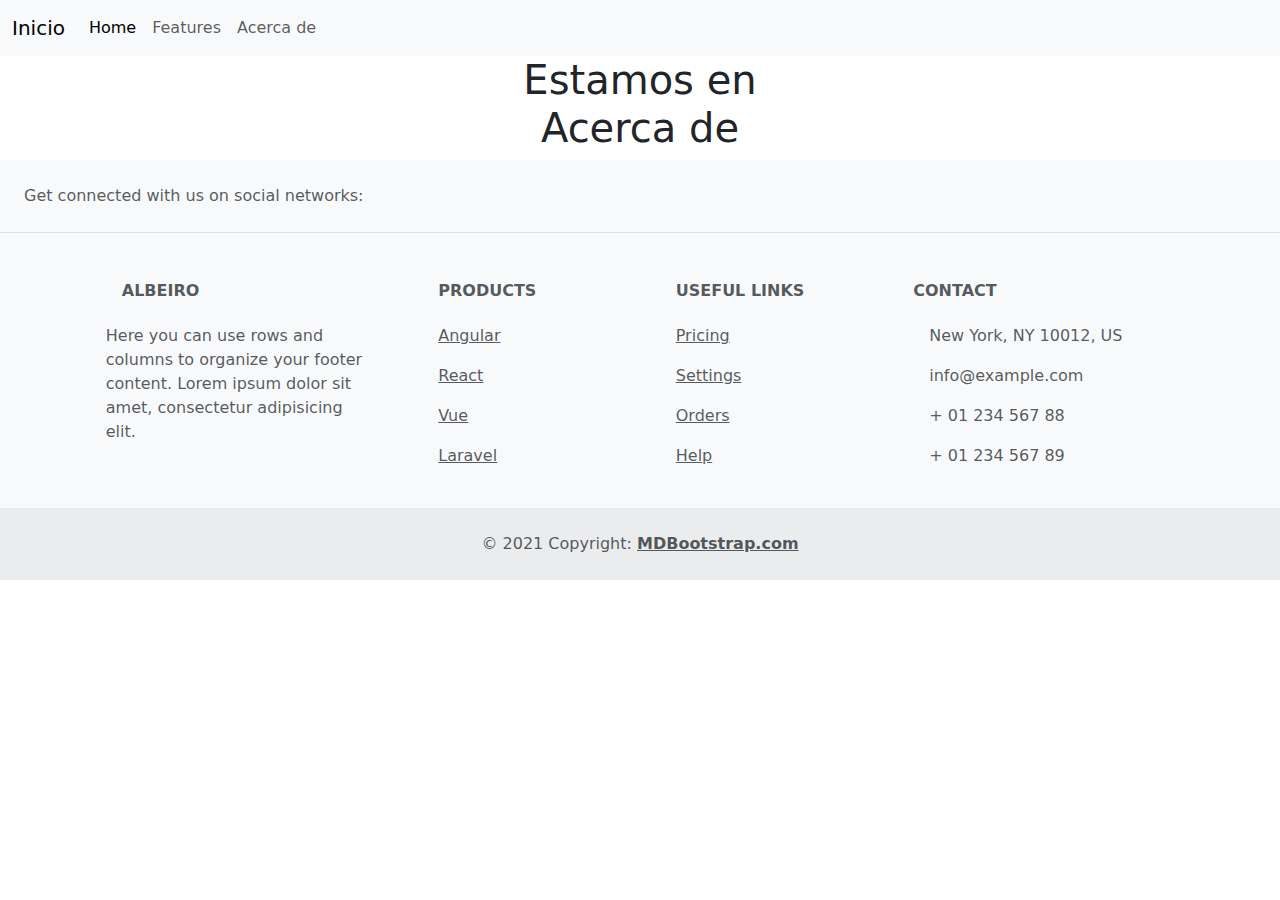
<file: mi_proyecto/acerca_de.html>
<!doctype html>
<html lang="en">

<head>
    <meta charset="utf-8">
    <meta name="viewport" content="width=device-width, initial-scale=1">
    <title>Bootstrap demo</title>
    <link href="https://cdn.jsdelivr.net/npm/bootstrap@5.3.3/dist/css/bootstrap.min.css" rel="stylesheet"
        integrity="sha384-QWTKZyjpPEjISv5WaRU9OFeRpok6YctnYmDr5pNlyT2bRjXh0JMhjY6hW+ALEwIH" crossorigin="anonymous">
</head>

<body>
    <div>
        <nav class="navbar navbar-expand-lg bg-body-tertiary">
            <div class="container-fluid">
                <a class="navbar-brand" href="index.html">Inicio</a>
                <button class="navbar-toggler" type="button" data-bs-toggle="collapse" data-bs-target="#navbarNav"
                    aria-controls="navbarNav" aria-expanded="false" aria-label="Toggle navigation">
                    <span class="navbar-toggler-icon"></span>
                </button>
                <div class="collapse navbar-collapse" id="navbarNav">
                    <ul class="navbar-nav">
                        <li class="nav-item">
                            <a class="nav-link active" aria-current="page" href="#">Home</a>
                        </li>
                        <li class="nav-item">
                            <a class="nav-link" href="#">Features</a>
                        </li>
                        <li class="nav-item">
                            <a class="nav-link" href="#">Acerca de</a>
                        </li>

                    </ul>
                </div>
            </div>
        </nav>
    </div>
    <div class="container text-center">
        <div class="row align-items-center">
            <div class="col">
            </div>
            <div class="col">
              <h1>Estamos en Acerca de</h1>
            </div>
            <div class="col">
            </div>
        </div>
    </div>

    <!-- Footer -->
<footer class="text-center text-lg-start bg-body-tertiary text-muted">
    <!-- Section: Social media -->
    <section class="d-flex justify-content-center justify-content-lg-between p-4 border-bottom">
      <!-- Left -->
      <div class="me-5 d-none d-lg-block">
        <span>Get connected with us on social networks:</span>
      </div>
      <!-- Left -->
  
      <!-- Right -->
      <div>
        <a href="" class="me-4 text-reset">
          <i class="fab fa-facebook-f"></i>
        </a>
        <a href="" class="me-4 text-reset">
          <i class="fab fa-twitter"></i>
        </a>
        <a href="" class="me-4 text-reset">
          <i class="fab fa-google"></i>
        </a>
        <a href="" class="me-4 text-reset">
          <i class="fab fa-instagram"></i>
        </a>
        <a href="" class="me-4 text-reset">
          <i class="fab fa-linkedin"></i>
        </a>
        <a href="" class="me-4 text-reset">
          <i class="fab fa-github"></i>
        </a>
      </div>
      <!-- Right -->
    </section>
    <!-- Section: Social media -->
  
    <!-- Section: Links  -->
    <section class="">
      <div class="container text-center text-md-start mt-5">
        <!-- Grid row -->
        <div class="row mt-3">
          <!-- Grid column -->
          <div class="col-md-3 col-lg-4 col-xl-3 mx-auto mb-4">
            <!-- Content -->
            <h6 class="text-uppercase fw-bold mb-4">
              <i class="fas fa-gem me-3"></i>Albeiro
            </h6>
            <p>
              Here you can use rows and columns to organize your footer content. Lorem ipsum
              dolor sit amet, consectetur adipisicing elit.
            </p>
          </div>
          <!-- Grid column -->
  
          <!-- Grid column -->
          <div class="col-md-2 col-lg-2 col-xl-2 mx-auto mb-4">
            <!-- Links -->
            <h6 class="text-uppercase fw-bold mb-4">
              Products
            </h6>
            <p>
              <a href="#!" class="text-reset">Angular</a>
            </p>
            <p>
              <a href="#!" class="text-reset">React</a>
            </p>
            <p>
              <a href="#!" class="text-reset">Vue</a>
            </p>
            <p>
              <a href="#!" class="text-reset">Laravel</a>
            </p>
          </div>
          <!-- Grid column -->
  
          <!-- Grid column -->
          <div class="col-md-3 col-lg-2 col-xl-2 mx-auto mb-4">
            <!-- Links -->
            <h6 class="text-uppercase fw-bold mb-4">
              Useful links
            </h6>
            <p>
              <a href="#!" class="text-reset">Pricing</a>
            </p>
            <p>
              <a href="#!" class="text-reset">Settings</a>
            </p>
            <p>
              <a href="#!" class="text-reset">Orders</a>
            </p>
            <p>
              <a href="#!" class="text-reset">Help</a>
            </p>
          </div>
          <!-- Grid column -->
  
          <!-- Grid column -->
          <div class="col-md-4 col-lg-3 col-xl-3 mx-auto mb-md-0 mb-4">
            <!-- Links -->
            <h6 class="text-uppercase fw-bold mb-4">Contact</h6>
            <p><i class="fas fa-home me-3"></i> New York, NY 10012, US</p>
            <p>
              <i class="fas fa-envelope me-3"></i>
              info@example.com
            </p>
            <p><i class="fas fa-phone me-3"></i> + 01 234 567 88</p>
            <p><i class="fas fa-print me-3"></i> + 01 234 567 89</p>
          </div>
          <!-- Grid column -->
        </div>
        <!-- Grid row -->
      </div>
    </section>
    <!-- Section: Links  -->
  
    <!-- Copyright -->
    <div class="text-center p-4" style="background-color: rgba(0, 0, 0, 0.05);">
      © 2021 Copyright:
      <a class="text-reset fw-bold" href="https://mdbootstrap.com/">MDBootstrap.com</a>
    </div>
    <!-- Copyright -->
  </footer>
  <!-- Footer -->

    <script src="https://cdn.jsdelivr.net/npm/bootstrap@5.3.3/dist/js/bootstrap.bundle.min.js"
        integrity="sha384-YvpcrYf0tY3lHB60NNkmXc5s9fDVZLESaAA55NDzOxhy9GkcIdslK1eN7N6jIeHz"
        crossorigin="anonymous"></script>
</body>

</html>
</file>
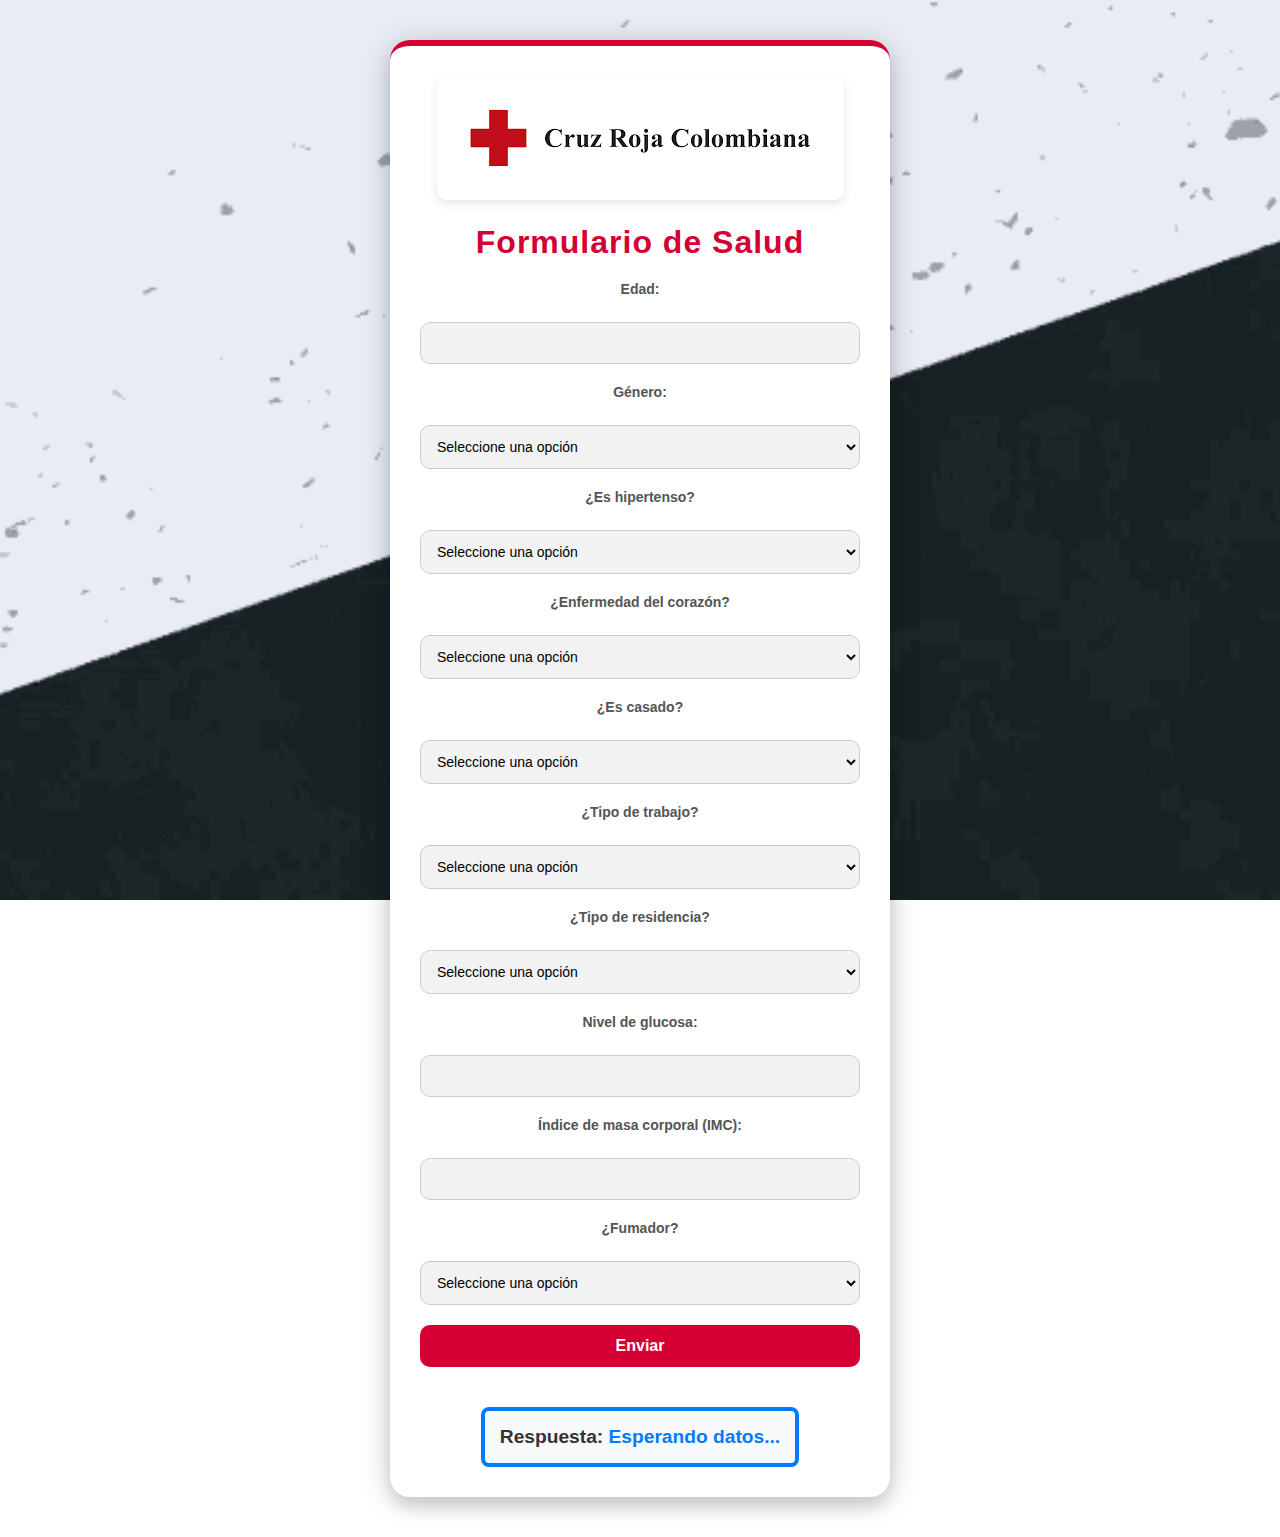
<file: mi_proyecto/ia.html>
<!DOCTYPE html>
<html lang="es">
<head>
    <meta charset="UTF-8">
    <meta name="viewport" content="width=device-width, initial-scale=1.0">
    <title>Formulario de Salud</title>
    <link rel="stylesheet" href="css/style.css"> <!-- Enlace al archivo de estilos -->
    <style>
        /* Estilo para resaltar el apartado de respuesta */
        #respuesta {
            margin-top: 20px;
            padding: 15px;
            border-radius: 8px;
            background-color: #f8f9fa; /* Fondo claro */
            border: 4px solid #007bff; /* Borde azul más ancho */
            font-size: 1.2rem;
            font-weight: bold;
            text-align: center;
            color: #333; /* Color del texto */
        }

        #respuesta span {
            color: #007bff; /* Color azul para el contenido dinámico */
        }

        .btn {
            display: block;
            margin: 0 auto;
        }
    </style>
</head>
<body>
    <div class="container">
        <img src="img/logo.png" alt="Logo de la Cruz Roja Colombiana" class="logo"> <!-- Logo -->
        <h1>Formulario de Salud</h1>

        <form id="healthForm" method="POST">
            <!-- Campo de Edad -->
            <label for="edad">Edad:</label>
            <input type="number" id="edad" name="edad" min="0" max="130" class="form-control" step="0.1" required>

            <!-- Campo de Género -->
            <label for="genero">Género:</label>
            <select id="genero" name="genero" class="form-control" required>
                <option value="0">Seleccione una opción</option>
                <option value="1">Masculino</option>
                <option value="2">Femenino</option>
                <option value="3">Otro</option>
            </select>

            <!-- Campo Hipertensión -->
            <label for="hipertenso">¿Es hipertenso?</label>
            <select id="hipertenso" name="hipertenso" class="form-control" required>
                <option value="0">Seleccione una opción</option>
                <option value="1">Sí</option>
                <option value="2">No</option>
            </select>

            <!-- Enfermedad del corazón -->
            <label for="corazon">¿Enfermedad del corazón?</label>
            <select id="corazon" name="corazon" class="form-control" required>
                <option value="0">Seleccione una opción</option>
                <option value="1">Sí</option>
                <option value="2">No</option>
            </select>

            <!-- Estado Civil -->
            <label for="casado">¿Es casado?</label>
            <select id="casado" name="casado" class="form-control" required>
                <option value="0">Seleccione una opción</option>
                <option value="1">Sí</option>
                <option value="2">No</option>
            </select>

            <!-- Tipo de trabajo -->
            <label for="trabajo">¿Tipo de trabajo?</label>
            <select id="trabajo" name="trabajo" class="form-control" required>
                <option value="0">Seleccione una opción</option>
                <option value="1">Niños</option>
                <option value="2">Empleo gubernamental</option>
                <option value="3">Nunca trabajó</option>
                <option value="4">Privado</option>
                <option value="5">Autónomo</option>
            </select>

            <!-- Tipo de residencia -->
            <label for="residencia">¿Tipo de residencia?</label>
            <select id="residencia" name="residencia" class="form-control" required>
                <option value="0">Seleccione una opción</option>
                <option value="1">Rural</option>
                <option value="2">Urbana</option>
            </select>

            <!-- Nivel de glucosa -->
            <label for="glucosa">Nivel de glucosa:</label>
            <input type="number" id="glucosa" name="glucosa" min="0" max="500" class="form-control" step="0.1" required>

            <!-- Índice de masa corporal -->
            <label for="imc">Índice de masa corporal (IMC):</label>
            <input type="number" id="imc" name="imc" min="0" max="100" class="form-control" step="0.1" required>

            <!-- Fumador -->
            <label for="fumador">¿Fumador?</label>
            <select id="fumador" name="fumador" class="form-control" required>
                <option value="0">Seleccione una opción</option>
                <option value="1">Sí</option>
                <option value="2">No</option>
            </select>
            <button type="button" onclick="enviarDatos()" class="btn btn-success mt-4">Enviar</button>

            <div id="respuesta">
                Respuesta: <span id="respuestaContenido">Esperando datos...</span>
            </div>
        </form>
    </div>

    <script src="https://cdn.jsdelivr.net/npm/bootstrap@5.3.3/dist/js/bootstrap.bundle.min.js"
        integrity="sha384-YvpcrYf0tY3lHB60NNkmXc5s9fDVZLESaAA55NDzOxhy9GkcIdslK1eN7N6jIeHz"
        crossorigin="anonymous"></script>
    <script>
        function enviarDatos() {
            // Obtener los datos del formulario
            const formData = new FormData(document.getElementById('healthForm'));

            // Realizar la solicitud AJAX
            fetch('php/guardar_datos.php', {
                method: 'POST',
                body: formData
            })
            .then(response => response.json())
            .then(data => {
                // Actualizar la respuesta en el HTML
                document.getElementById('respuestaContenido').textContent = data.message;
            })
            .catch(error => {
                document.getElementById('respuestaContenido').textContent = data.message;
            });
        }
    </script>
</body>
</html>
</file>
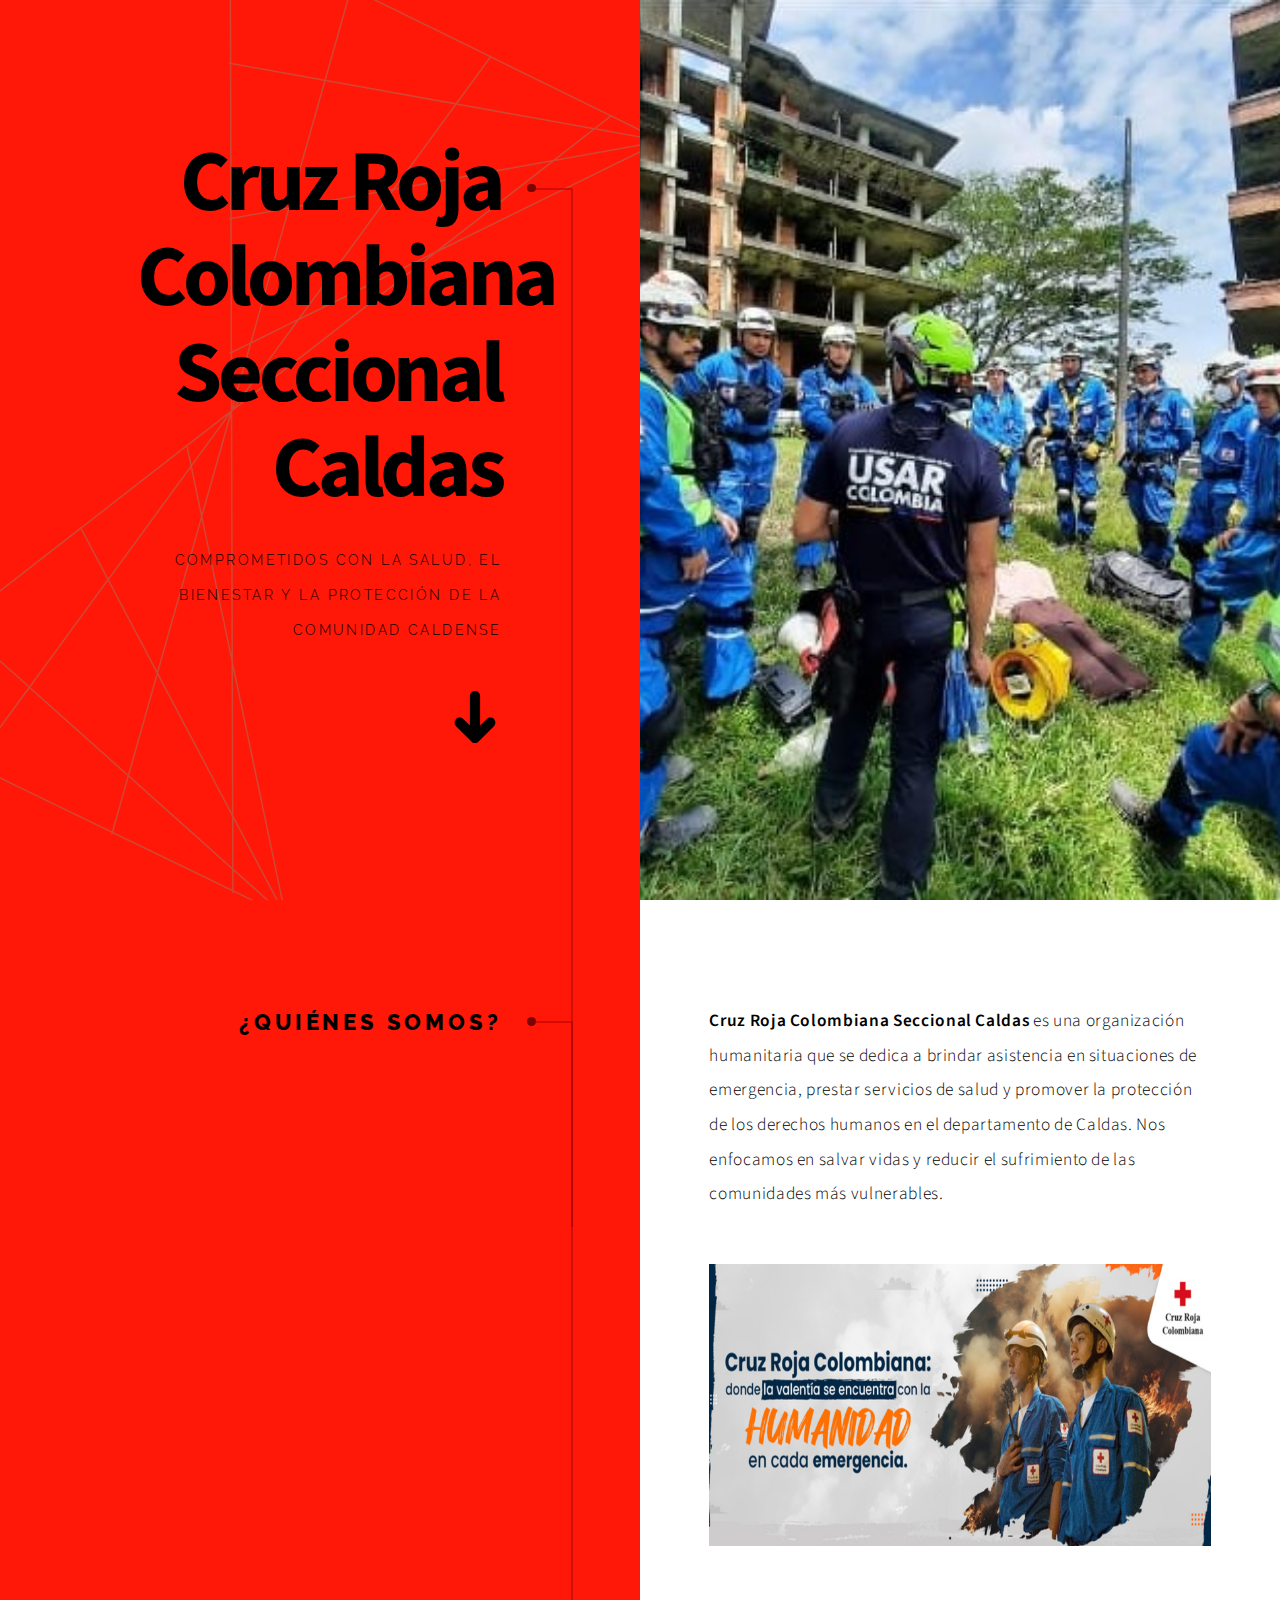
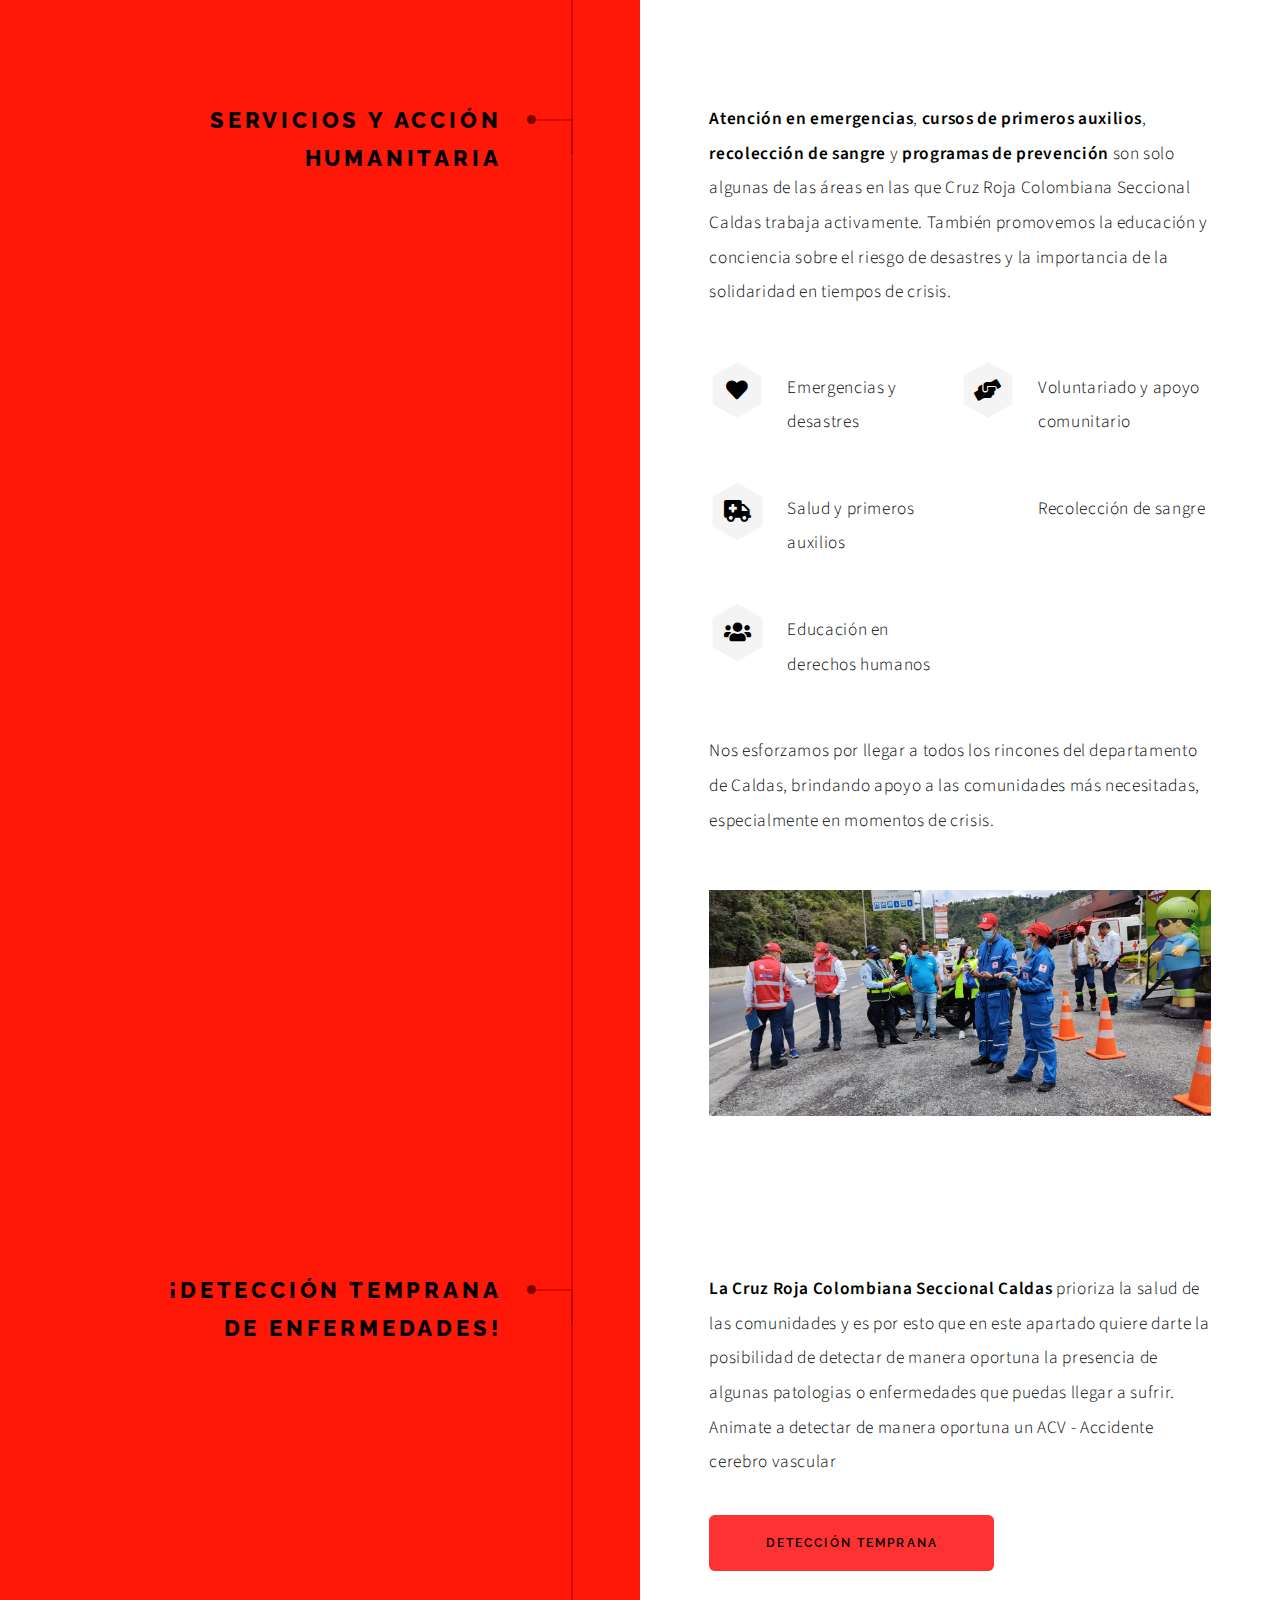
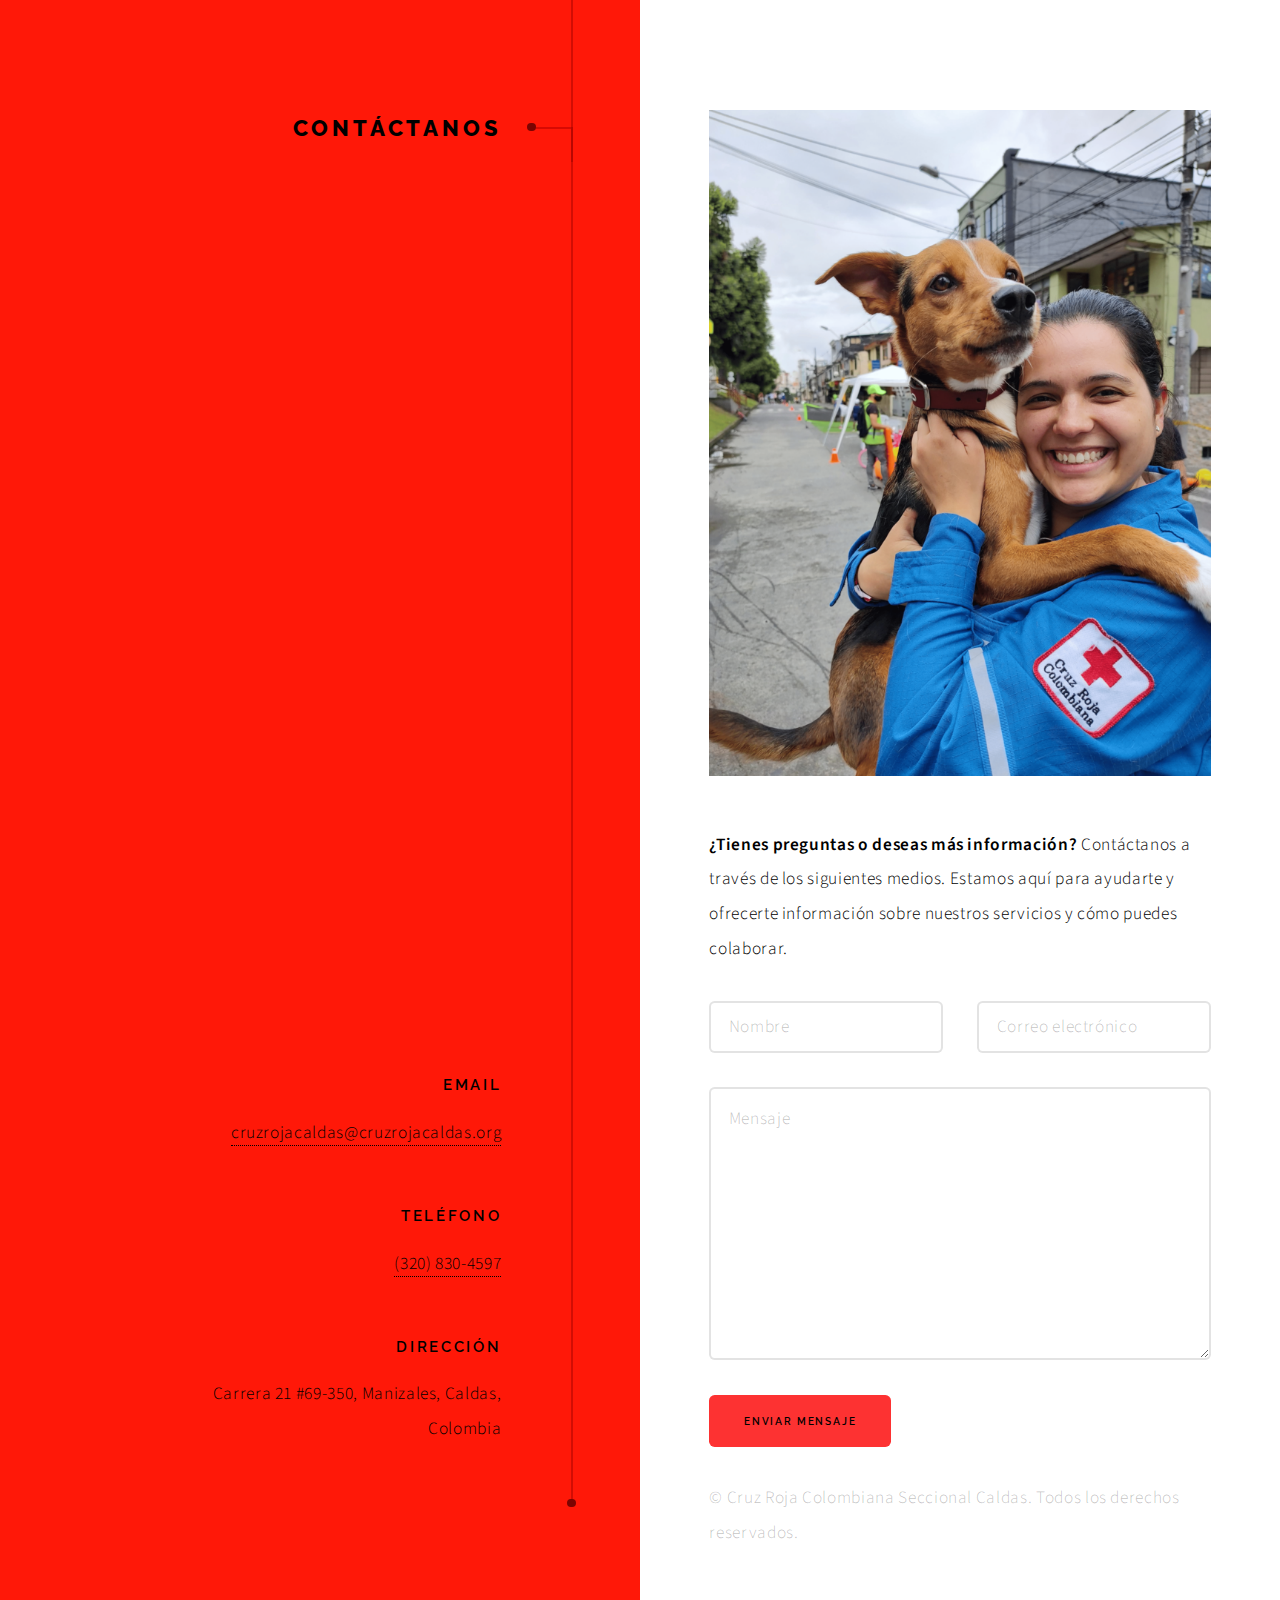
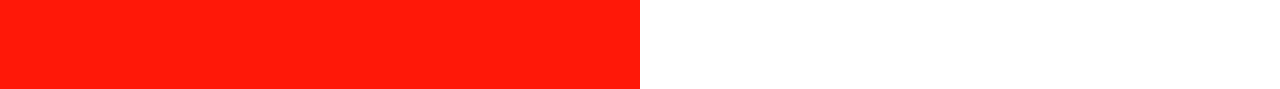
<file: mi_proyecto/index_login.html>
<!DOCTYPE HTML>
<html>
	<head>
		<title>Cruz Roja Colombiana Seccional Caldas</title>
		<meta charset="utf-8" />
		<meta name="viewport" content="width=device-width, initial-scale=1, user-scalable=no" />
		<meta name="description" content="Cruz Roja Colombiana Seccional Caldas - Comprometidos con la ayuda humanitaria y el bienestar de las comunidades" />
		<meta name="keywords" content="Cruz Roja, Caldas, Emergencias, Voluntariado, Ayuda Humanitaria" />
		<link rel="stylesheet" href="assets/css/main.css" />
	</head>
	<body class="is-preload">

		<!-- Wrapper -->
			<div id="wrapper">

				<!-- Intro -->
					<section class="intro">
						<header>
							<h1>Cruz Roja Colombiana Seccional Caldas</h1>
							<p>Comprometidos con la salud, el bienestar y la protección de la comunidad caldense</p>
							<ul class="actions">
								<li><a href="#first" class="arrow scrolly"><span class="label">Siguiente</span></a></li>
							</ul>
						</header>
						<div class="content">
							<span class="image fill" data-position="center"><img src="images/pic07.jpeg" alt="Cruz Roja Caldas" /></span>
						</div>
					</section>

				<!-- Section -->
					<section id="first">
						<header>
							<h2>¿Quiénes somos?</h2>
						</header>
						<div class="content">
							<p><strong>Cruz Roja Colombiana Seccional Caldas</strong> es una organización humanitaria que se dedica a brindar asistencia en situaciones de emergencia, prestar servicios de salud y promover la protección de los derechos humanos en el departamento de Caldas. Nos enfocamos en salvar vidas y reducir el sufrimiento de las comunidades más vulnerables.</p>
							<span class="image main"><img src="images/pic02.jpg" alt="Servicios Cruz Roja Caldas" /></span>
				
						</div>
					</section>

				<!-- Section -->
					<section>
						<header>
							<h2>Servicios y Acción Humanitaria</h2>
						</header>
						<div class="content">
							<p><strong>Atención en emergencias</strong>, <strong>cursos de primeros auxilios</strong>, <strong>recolección de sangre</strong> y <strong>programas de prevención</strong> son solo algunas de las áreas en las que Cruz Roja Colombiana Seccional Caldas trabaja activamente. También promovemos la educación y conciencia sobre el riesgo de desastres y la importancia de la solidaridad en tiempos de crisis.</p>
							<ul class="feature-icons">
								<li class="icon solid fa-heart">Emergencias y desastres</li>
								<li class="icon solid fa-hands-helping">Voluntariado y apoyo comunitario</li>
								<li class="icon solid fa-ambulance">Salud y primeros auxilios</li>
								<li class="icon solid fa-blood">Recolección de sangre</li>
								<li class="icon solid fa-users">Educación en derechos humanos</li>
							</ul>
							<p>Nos esforzamos por llegar a todos los rincones del departamento de Caldas, brindando apoyo a las comunidades más necesitadas, especialmente en momentos de crisis.</p>
							<span class="image main"><img src="images/pic03.jpeg" alt="Servicios Cruz Roja Caldas" /></span>
						</div>
					</section>

				<!-- Section -->
					<section>
						<header>
							<h2>¡Detección temprana de enfermedades!</h2>
						</header>
						<div class="content">
							<p><strong>La Cruz Roja Colombiana Seccional Caldas</strong> prioriza la salud de las comunidades y es por esto que en este apartado quiere darte la posibilidad de detectar de manera oportuna la presencia de algunas patologias o enfermedades que puedas llegar a sufrir. Animate a detectar de manera oportuna un ACV - Accidente cerebro vascular</p>
							<ul class="actions">
								<li><a href="http://localhost/mi_proyecto/ia.html" class="button primary large">Detección temprana</a></li>
							</ul>							
						</div>
					</section>

				<!-- Section -->
					<section>
						<header>
							<h2>Contáctanos</h2>
						</header>
						
						<div class="content">
							<span class="image main"><img src="images/pic05.jpeg" alt="Servicios Cruz Roja Caldas" /></span>
							<p><strong>¿Tienes preguntas o deseas más información?</strong> Contáctanos a través de los siguientes medios. Estamos aquí para ayudarte y ofrecerte información sobre nuestros servicios y cómo puedes colaborar.</p>
							<form>
								<div class="fields">
									<div class="field half">
										<input type="text" name="name" id="name" placeholder="Nombre" />
									</div>
									<div class="field half">
										<input type="email" name="email" id="email" placeholder="Correo electrónico" />
									</div>
									<div class="field">
										<textarea name="message" id="message" placeholder="Mensaje" rows="7"></textarea>
									</div>
								</div>
								<ul class="actions">
									<li><input type="submit" value="Enviar Mensaje" class="button primary" /></li>
								</ul>
							</form>
						</div>
						<footer>
							<ul class="items">
								<li>
									<h3>Email</h3>
									<a href="mailto: cruzrojacaldas@cruzrojacaldas.org">cruzrojacaldas@cruzrojacaldas.org</a>
								</li>
								<li>
									<h3>Teléfono</h3>
									<a href="tel:(320) 830-4597">(320) 830-4597</a>
								</li>
								<li>
									<h3>Dirección</h3>
									<span>Carrera 21 #69-350, Manizales, Caldas, Colombia</span>
								</li>
							</ul>
						</footer>
					</section>

				<!-- Copyright -->
					<div class="copyright">&copy; Cruz Roja Colombiana Seccional Caldas. Todos los derechos reservados.</div>

			</div>

		<!-- Scripts -->
			<script src="assets/js/jquery.min.js"></script>
			<script src="assets/js/jquery.scrolly.min.js"></script>
			<script src="assets/js/browser.min.js"></script>
			<script src="assets/js/breakpoints.min.js"></script>
			<script src="assets/js/util.js"></script>
			<script src="assets/js/main.js"></script>

	</body>
</html>
</file>
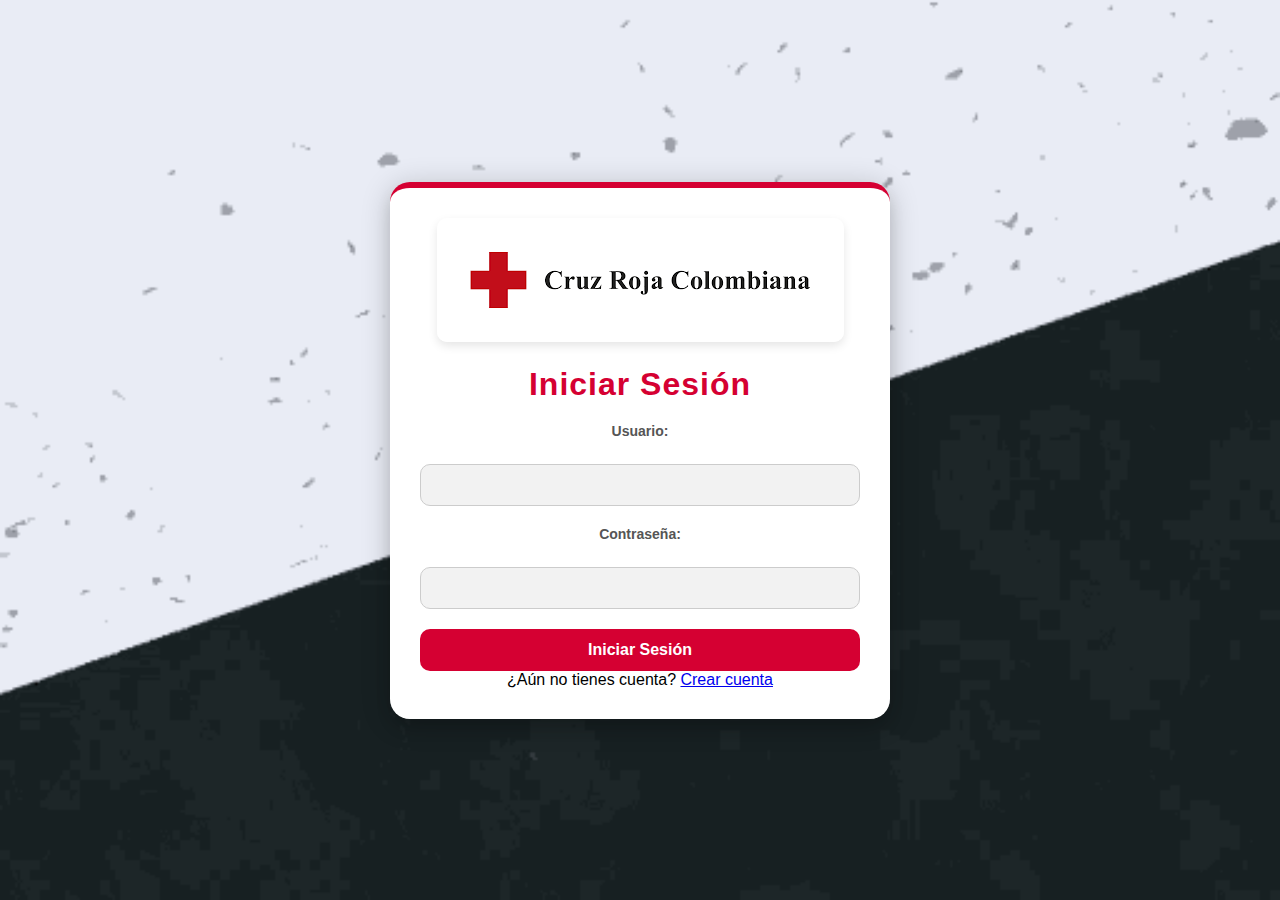
<file: mi_proyecto/html/login.html>
<!DOCTYPE html>
<html lang="es">
<head>
    <meta charset="UTF-8">
    <meta name="viewport" content="width=device-width, initial-scale=1.0">
    <title>Iniciar Sesión</title>
    <link rel="stylesheet" href="../css/style.css">
</head>
<body>
    <div class="container">
        <!-- Logo de la Cruz Roja -->
        <img src="../img/logo.png" alt="Logo de la Cruz Roja Colombiana" class="logo">

        <h1>Iniciar Sesión</h1>
        <form action="../php/login_process.php" method="POST">
            <!-- Campo de usuario -->
            <label for="usuario">Usuario:</label>
            <input type="text" name="usuario" id="usuario" required>

            <!-- Campo de contraseña -->
            <label for="password">Contraseña:</label>
            <input type="password" name="password" id="password" required>

            <!-- Botón para enviar el formulario -->
            <button type="submit">Iniciar Sesión</button>
        </form>

        <!-- Enlace o botón para redirigir a la página de registro -->
        <div class="register-link">
            <p>¿Aún no tienes cuenta? <a href="../html/register.html">Crear cuenta</a></p>
        </div>
    </div>
</body>
</html>
</file>
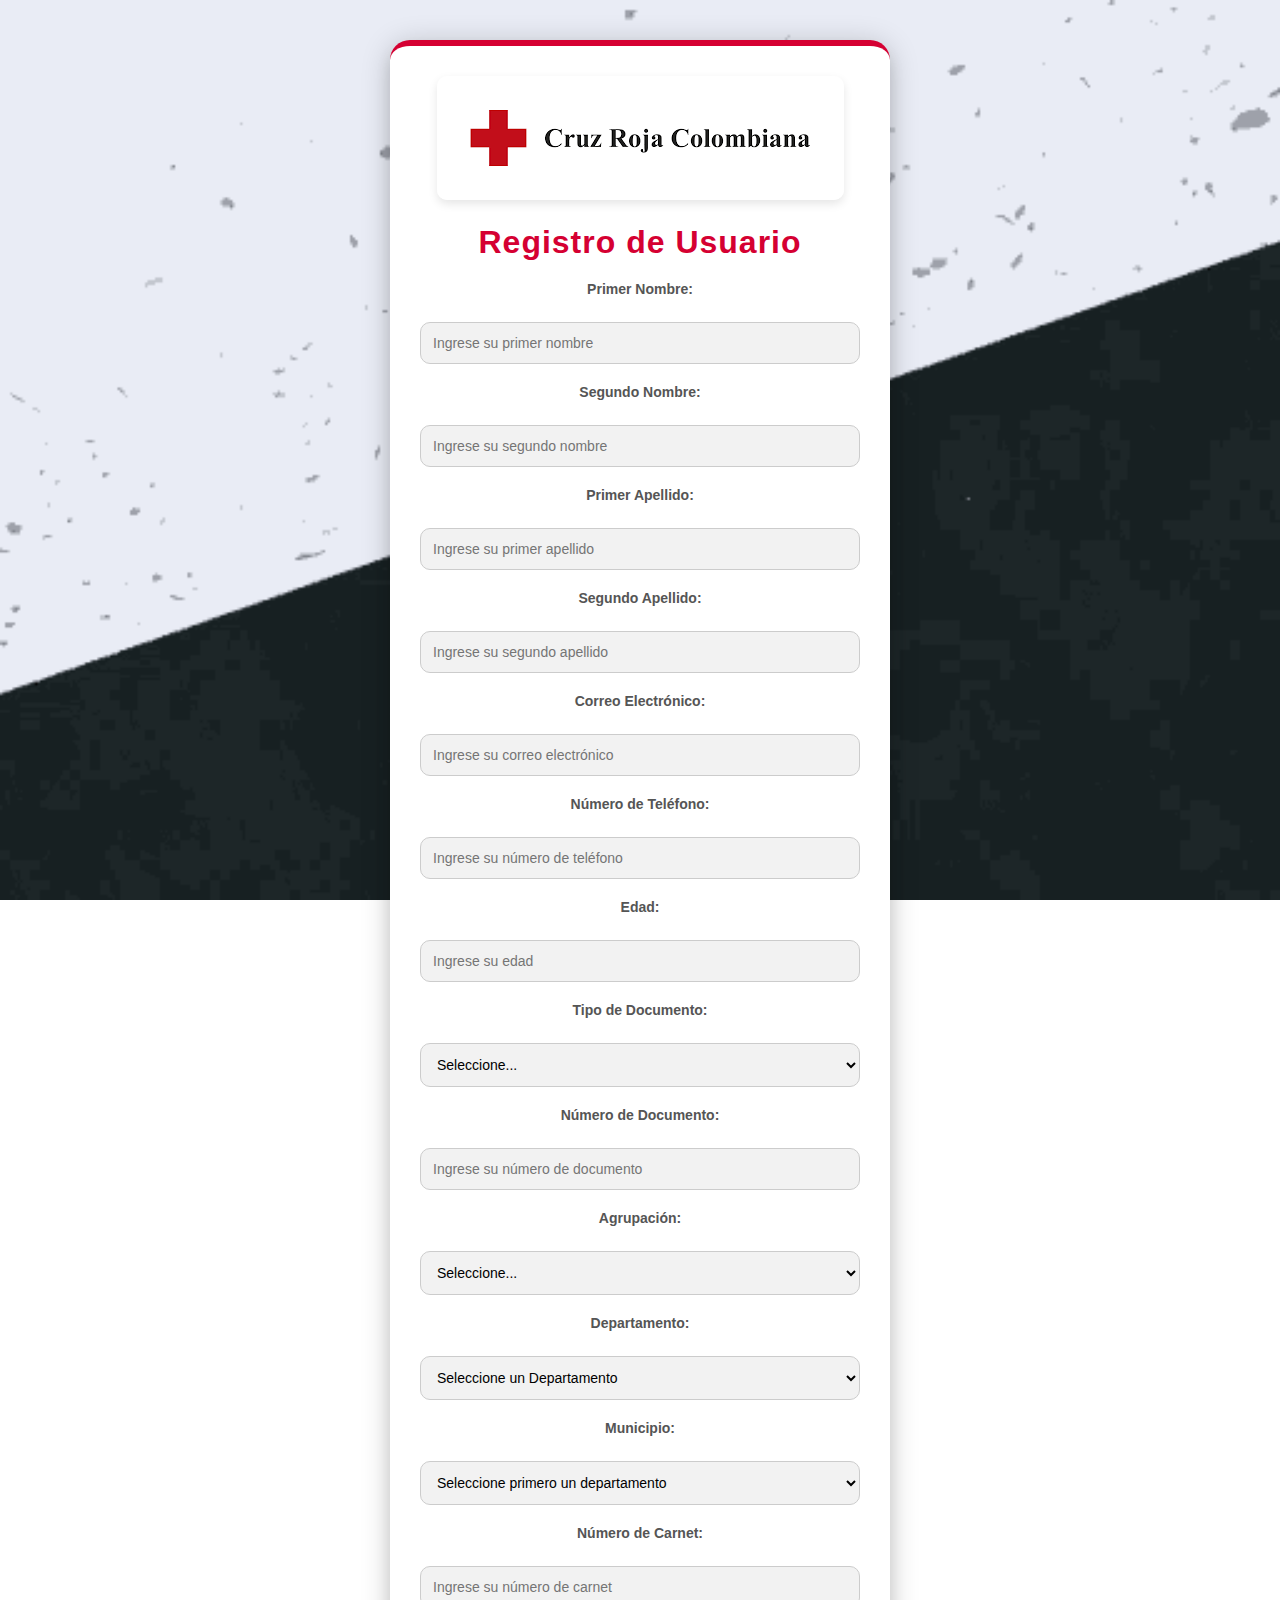
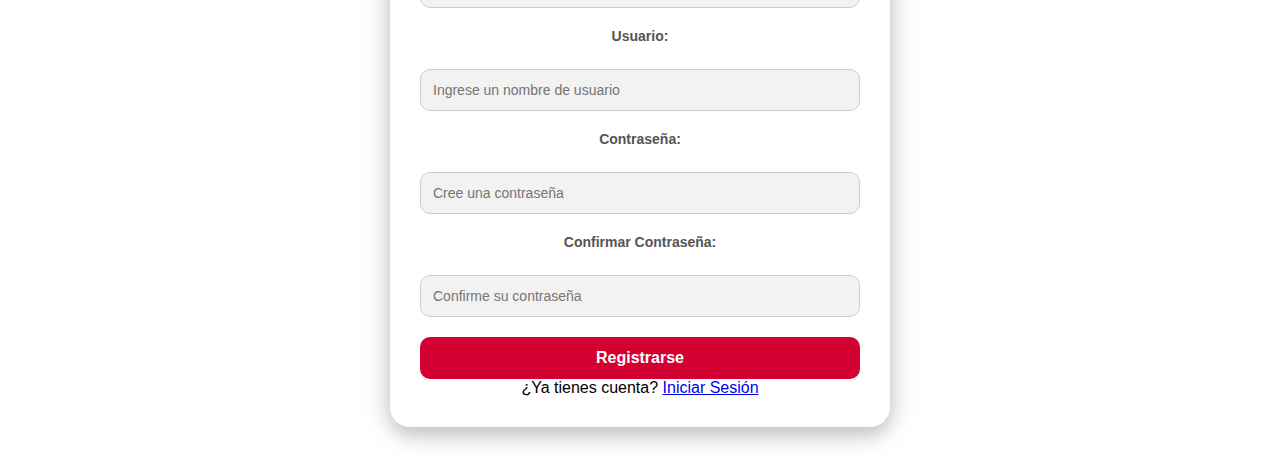
<file: mi_proyecto/html/register.html>
<!DOCTYPE html>
<html lang="es">
<head>
    <meta charset="UTF-8">
    <meta name="viewport" content="width=device-width, initial-scale=1.0">
    <title>Registro de Usuario</title>
    <link rel="stylesheet" href="../css/style.css">
    <script src="../js/departamentos_municipios.js" defer></script> <!-- Asegúrate de que la ruta sea correcta -->
</head>
<body>
    <div class="container">
        <img src="../img/logo.png" alt="Logo de la Cruz Roja Colombiana">
        <h1>Registro de Usuario</h1>
        
        <form action="../php/register_process.php" method="POST" id="registro_form">
            <label for="primer_nombre">Primer Nombre:</label>
            <input type="text" id="primer_nombre" name="primer_nombre" placeholder="Ingrese su primer nombre" required pattern="[A-Za-záéíóúÁÉÍÓÚñÑ]+" title="Solo se permiten letras">

            <label for="segundo_nombre">Segundo Nombre:</label>
            <input type="text" id="segundo_nombre" name="segundo_nombre" placeholder="Ingrese su segundo nombre" pattern="[A-Za-záéíóúÁÉÍÓÚñÑ]+" title="Solo se permiten letras">

            <label for="primer_apellido">Primer Apellido:</label>
            <input type="text" id="primer_apellido" name="primer_apellido" placeholder="Ingrese su primer apellido" required pattern="[A-Za-záéíóúÁÉÍÓÚñÑ]+" title="Solo se permiten letras">

            <label for="segundo_apellido">Segundo Apellido:</label>
            <input type="text" id="segundo_apellido" name="segundo_apellido" placeholder="Ingrese su segundo apellido" required pattern="[A-Za-záéíóúÁÉÍÓÚñÑ]+" title="Solo se permiten letras">

            <label for="correo">Correo Electrónico:</label>
            <input type="email" id="correo" name="correo" placeholder="Ingrese su correo electrónico" required pattern="[a-zA-Z0-9._%+-]+@[a-zA-Z0-9.-]+\.[a-zA-Z]{2,}$" title="Por favor ingrese un correo electrónico válido">

            <label for="telefono">Número de Teléfono:</label>
            <input type="tel" id="telefono" name="telefono" placeholder="Ingrese su número de teléfono" required pattern="^\d{10}$" title="El número de teléfono debe tener 10 dígitos">

            <label for="edad">Edad:</label>
            <input type="number" id="edad" name="edad" placeholder="Ingrese su edad" required min="0" max="120" oninput="actualizarAgrupacion(); validarTipoDocumento();">

            <label for="tipo_documento">Tipo de Documento:</label>
            <select id="tipo_documento" name="tipo_documento" required>
                <option value="">Seleccione...</option>
                <option value="registro civil">Registro Civil</option>
                <option value="Cédula de Ciudadanía">Cédula de Ciudadanía</option>
                <option value="Tarjeta de Identidad">Tarjeta de Identidad</option>
                <option value="Cédula de Extranjería">Cédula de Extranjería</option>
                <option value="Pasaporte">Pasaporte</option>
            </select>

            <label for="numero_documento">Número de Documento:</label>
            <input type="text" id="numero_documento" name="numero_documento" placeholder="Ingrese su número de documento" required pattern="^\d+$" title="El número de documento debe ser solo números">

            <label for="agrupacion">Agrupación:</label>
            <select id="agrupacion" name="agrupacion" required>
                <option value="">Seleccione...</option>
            </select>

            <label for="departamento">Departamento:</label>
            <select id="departamento" name="departamento" required>
                <option value="">Seleccione un Departamento</option>
                <!-- Lista de departamentos -->
                <option value="Amazonas">Amazonas</option>
                <option value="Antioquia">Antioquia</option>
                <option value="Arauca">Arauca</option>
                <option value="Atlántico">Atlántico</option>
                <option value="Bolívar">Bolívar</option>
                <option value="Boyacá">Boyacá</option>
                <option value="Caldas">Caldas</option>
                <option value="Caquetá">Caquetá</option>
                <option value="Casanare">Casanare</option>
                <option value="Cauca">Cauca</option>
                <option value="Cesar">Cesar</option>
                <option value="Chocó">Chocó</option>
                <option value="Córdoba">Córdoba</option>
                <option value="Cundinamarca">Cundinamarca</option>
                <option value="Guainía">Guainía</option>
                <option value="Guaviare">Guaviare</option>
                <option value="Huila">Huila</option>
                <option value="La Guajira">La Guajira</option>
                <option value="Magdalena">Magdalena</option>
                <option value="Meta">Meta</option>
                <option value="Nariño">Nariño</option>
                <option value="Norte de Santander">Norte de Santander</option>
                <option value="Putumayo">Putumayo</option>
                <option value="Quindío">Quindío</option>
                <option value="Risaralda">Risaralda</option>
                <option value="San Andrés y Providencia">San Andrés y Providencia</option>
                <option value="Santander">Santander</option>
                <option value="Sucre">Sucre</option>
                <option value="Tolima">Tolima</option>
                <option value="Valle del Cauca">Valle del Cauca</option>
                <option value="Vaupés">Vaupés</option>
                <option value="Vichada">Vichada</option>                
            </select>

            <label for="municipio">Municipio:</label>
            <select id="municipio" name="municipio" required>
                <option value="">Seleccione primero un departamento</option>
            </select>

            <label for="numero_carnet">Número de Carnet:</label>
            <input type="text" id="numero_carnet" name="numero_carnet" placeholder="Ingrese su número de carnet" required pattern="^\d{1,}$" title="El número de carnet debe ser numérico">

            <label for="usuario">Usuario:</label>
            <input type="text" id="usuario" name="usuario" placeholder="Ingrese un nombre de usuario" required pattern="^[A-Za-z0-9_]{5,15}$" title="El usuario debe tener entre 5 y 15 caracteres y solo puede contener letras, números y guiones bajos">

            <label for="password">Contraseña:</label>
            <input type="password" id="password" name="password" placeholder="Cree una contraseña" required pattern="^(?=.*[A-Za-z])(?=.*\d)[A-Za-z\d]{8,}$" title="La contraseña debe tener al menos 8 caracteres, incluir letras y números">

            <label for="confirm_password">Confirmar Contraseña:</label>
            <input type="password" id="confirm_password" name="confirm_password" placeholder="Confirme su contraseña" required pattern="^(?=.*[A-Za-z])(?=.*\d)[A-Za-z\d]{8,}$" title="La contraseña debe tener al menos 8 caracteres, incluir letras y números">

            <button type="submit">Registrarse</button>
        </form>

        <!-- Botón para regresar al inicio de sesión -->
        <div class="register-link">
            <p>¿Ya tienes cuenta? <a href="../html/login.html">Iniciar Sesión</a></p>
        </div>
    </div>

    <script>
        // Función que actualiza las opciones de la agrupación según la edad
        function actualizarAgrupacion() {
            const edad = parseInt(document.getElementById("edad").value, 10);
            const agrupacion = document.getElementById("agrupacion");

            // Si no hay edad, no hacer nada
            if (isNaN(edad)) {
                return;
            }

            agrupacion.innerHTML = '<option value="">Seleccione...</option>';

            if (edad < 18) {
                agrupacion.innerHTML += '<option value="Juvenil">Juvenil</option>';
            } else if (edad >= 18 && edad <= 60) {
                agrupacion.innerHTML += 
                    '<option value="Socorrista">Socorrista</option>' +
                    '<option value="Voluntario de Apoyo">Voluntario de Apoyo</option>' +
                    '<option value="Administrativo">Administrativo</option>' +
                    '<option value="Invitado">Invitado</option>';
            } else if (edad > 60) {
                agrupacion.innerHTML += 
                    '<option value="Dama Gris">Dama Gris</option>' +
                    '<option value="Socorrista">Socorrista</option>' +
                    '<option value="Voluntario de Apoyo">Voluntario de Apoyo</option>' +
                    '<option value="Administrativo">Administrativo</option>' +
                    '<option value="Invitado">Invitado</option>' +
                    '<option value="Edad Dorada">Edad Dorada</option>';
            }
        }

        // Función que valida el tipo de documento según la edad
        function validarTipoDocumento() {
            const edad = parseInt(document.getElementById("edad").value, 10);
            const tipoDocumento = document.getElementById("tipo_documento");

            // Si la edad es menor de 7, solo se puede elegir "Registro Civil"
            if (edad < 7) {
                tipoDocumento.innerHTML = `
                    <option value="registro civil">Registro Civil</option>
                `;
            } else if (edad >= 7 && edad < 18) {
                tipoDocumento.innerHTML = `
                    <option value="Tarjeta de Identidad">Tarjeta de Identidad</option>
                `;
            } else {
                tipoDocumento.innerHTML = 
                    '<option value="Cédula de Ciudadanía">Cédula de Ciudadanía</option>' +
                    '<option value="Tarjeta de Identidad">Tarjeta de Identidad</option>' +
                    '<option value="Cédula de Extranjería">Cédula de Extranjería</option>' +
                    '<option value="Pasaporte">Pasaporte</option>';
            }
        }
    </script>
</body>
</html>
</file>
<file: mi_proyecto/css/style.css>
/* General reset */
* {
    margin: 0;
    padding: 0;
    box-sizing: border-box;
}

/* Body */
body {
    font-family: 'Segoe UI', Tahoma, Geneva, Verdana, sans-serif;
    background: url('../img/fondo.gif') no-repeat center center fixed; /* Imagen de fondo */
    background-size: cover; /* Cubrir todo el fondo sin distorsionarse */
    display: flex;
    justify-content: center;
    align-items: center;
    min-height: 100vh;
    text-align: center;
    padding-top: 40px;
    padding-bottom: 40px;
}

/* Contenedor */
.container {
    background: white; /* Fondo blanco para que el formulario no se mezcle con el fondo de la imagen */
    border-radius: 20px;
    padding: 30px;
    width: 90%;
    max-width: 500px;
    box-shadow: 0 10px 15px rgba(0, 0, 0, 0.1), 0 4px 30px rgba(0, 0, 0, 0.2); /* Sombra con profundidad */
    position: relative;
    overflow: hidden;
    text-align: center;
    border-top: 6px solid #D50032; /* Línea roja en la parte superior */
}

/* Logo */
.container img {
    width: 407px; /* Tamaño original del logo */
    height: 124px; /* Tamaño original del logo */
    margin-bottom: 20px;
    border-radius: 10px; /* Bordes redondeados para el logo */
    box-shadow: 0 4px 10px rgba(0, 0, 0, 0.1); /* Sombra suave para el logo */
}   

/* Títulos */
.container h1 {
    font-size: 2rem;
    color: #D50032; /* Rojo de la Cruz Roja */
    margin-bottom: 20px;
    font-weight: 700; /* Negrita para el título */
    letter-spacing: 1px; /* Espaciado entre letras para un estilo más moderno */
}

/* Formularios */
form {
    display: flex;
    flex-direction: column;
    gap: 20px;
    align-items: center;
}

label {
    font-size: 14px;
    font-weight: bold;
    color: #555;
    text-align: center;
    margin-bottom: 5px;
}

input, select {
    padding: 12px;
    font-size: 14px;
    border: 1px solid #ccc;
    border-radius: 10px; /* Bordes redondeados */
    width: 100%;
    background-color: #f2f2f2;
    transition: all 0.3s ease-in-out; /* Transición suave */
}

/* Efecto en los inputs */
input:focus, select:focus {
    border-color: #D50032; /* Bordes rojos cuando se enfoca */
    box-shadow: 0 0 5px rgba(213, 0, 50, 0.5); /* Sombra suave alrededor cuando se enfoca */
    background-color: #fff; /* Fondo blanco cuando se enfoca */
}

/* Botones */
button, .btn {
    background-color: #D50032; /* Rojo de la Cruz Roja */
    color: white;
    padding: 12px;
    border: none;
    border-radius: 10px;
    font-size: 16px;
    cursor: pointer;
    transition: all 0.3s ease; /* Transición suave */
    width: 100%;
    font-weight: 600;
}

/* Efecto hover en los botones */
button:hover, .btn:hover {
    background-color: #B71C1C; /* Rojo más oscuro */
    transform: translateY(-3px); /* Elevación al pasar el mouse */
    box-shadow: 0 4px 10px rgba(0, 0, 0, 0.2); /* Sombra para resaltar el botón */
}

/* Grupo de botones */
.button-group {
    display: flex;
    justify-content: center;
    gap: 15px;
}

/* Ajuste en el texto "¿Ya tienes cuenta? Iniciar Sesion" */
.container .login-text {
    margin-top: 30px;
    font-size: 14px;
    color: #555;
    text-align: center;
    font-weight: 500;
}

/* Sombra en la parte inferior del contenedor */
.container::after {
    content: '';
    position: absolute;
    bottom: 0;
    left: 0;
    width: 100%;
    height: 30px;
    background: rgba(255, 255, 255, 0.3); /* Efecto de luz sutil */
    border-bottom-left-radius: 20px;
    border-bottom-right-radius: 20px;
    z-index: -1; /* Coloca la sombra por debajo del contenido */
}
</file>
<file: mi_proyecto/assets/css/main.css>
@import url(fontawesome-all.min.css);
@import url("https://fonts.googleapis.com/css?family=Source+Sans+Pro:300,600,700,300i,600i,700i|Raleway:600,800");

/*
	Paradigm Shift by HTML5 UP
	html5up.net | @ajlkn
	Free for personal and commercial use under the CCA 3.0 license (html5up.net/license)
*/

html, body, div, span, applet, object,
iframe, h1, h2, h3, h4, h5, h6, p, blockquote,
pre, a, abbr, acronym, address, big, cite,
code, del, dfn, em, img, ins, kbd, q, s, samp,
small, strike, strong, sub, sup, tt, var, b,
u, i, center, dl, dt, dd, ol, ul, li, fieldset,
form, label, legend, table, caption, tbody,
tfoot, thead, tr, th, td, article, aside,
canvas, details, embed, figure, figcaption,
footer, header, hgroup, menu, nav, output, ruby,
section, summary, time, mark, audio, video {
	margin: 0;
	padding: 0;
	border: 0;
	font-size: 100%;
	font: inherit;
	vertical-align: baseline;}

article, aside, details, figcaption, figure,
footer, header, hgroup, menu, nav, section {
	display: block;}

body {
	line-height: 1;
}

ol, ul {
	list-style: none;
}

blockquote, q {
	quotes: none;
}

	blockquote:before, blockquote:after, q:before, q:after {
		content: '';
		content: none;
	}

table {
	border-collapse: collapse;
	border-spacing: 0;
}

body {
	-webkit-text-size-adjust: none;
}

mark {
	background-color: transparent;
	color: inherit;
}

input::-moz-focus-inner {
	border: 0;
	padding: 0;
}

input, select, textarea {
	-moz-appearance: none;
	-webkit-appearance: none;
	-ms-appearance: none;
	appearance: none;
}

/* Basic */

	@-ms-viewport {
		width: device-width;
	}

	body {
		-ms-overflow-style: scrollbar;
	}

	@media screen and (max-width: 480px) {

		html, body {
			min-width: 320px;
		}

	}

	html {
		box-sizing: border-box;
	}

	*, *:before, *:after {
		box-sizing: inherit;
	}

	html {
		overflow-x: hidden;
	}

	body {
		background: #ffffff;
		overflow-x: hidden;
	}

		body.is-preload *, body.is-preload *:before, body.is-preload *:after {
			-moz-animation: none !important;
			-webkit-animation: none !important;
			-ms-animation: none !important;
			animation: none !important;
			-moz-transition: none !important;
			-webkit-transition: none !important;
			-ms-transition: none !important;
			transition: none !important;
		}

/* Typography */

	html {
		font-size: 18pt;
	}

		@media screen and (max-width: 1920px) {

			html {
				font-size: 13pt;
			}

		}

		@media screen and (max-width: 1152px) {

			html {
				font-size: 14pt;
			}

		}

		@media screen and (max-width: 736px) {

			html {
				font-size: 12pt;
			}

		}

		@media screen and (max-width: 480px) {

			html {
				font-size: 11pt;
			}

		}

	body {
		background-color: #ffffff;
		color: #000000;
	}

	body, input, select, textarea {
		color: #000000;
		font-family: "Source Sans Pro", Helvetica, sans-serif;
		font-size: 1rem;
		font-weight: 300;
		letter-spacing: 0.0375em;
		line-height: 2;
	}

	a {
		-moz-transition: border-bottom-color 0.25s ease-in-out;
		-webkit-transition: border-bottom-color 0.25s ease-in-out;
		-ms-transition: border-bottom-color 0.25s ease-in-out;
		transition: border-bottom-color 0.25s ease-in-out;
		text-decoration: none;
		color: #000000;
		border-bottom: dotted 1px;
	}

		a:hover {
			text-decoration: none;
			border-bottom-color: transparent;
		}

	strong, b {
		font-weight: 600;
		color: #000000;
	}

	em, i {
		font-style: italic;
	}

	p {
		margin: 0 0 2rem 0;
	}

	h1, h2, h3, h4, h5, h6 {
		color: #000000;
		font-family: "Raleway", Helvetica, sans-serif;
		font-weight: 600;
		letter-spacing: 0.175em;
		line-height: 1.75;
		margin: 0 0 1.5rem 0;
		text-transform: uppercase;
	}

		h1 a, h2 a, h3 a, h4 a, h5 a, h6 a {
			color: inherit;
			text-decoration: none;
		}

	h1 {
		font-family: "Source Sans Pro", Helvetica, sans-serif;
		font-size: 5rem;
		font-weight: 700;
		letter-spacing: -0.05em;
		line-height: 1.1;
		margin: 0 0 1.5rem 0;
		text-transform: none;
	}

	h2 {
		font-size: 1.25rem;
		font-weight: 800;
		margin: 0 0 2rem 0;
	}

	h3 {
		font-size: 0.875rem;
	}

	h4 {
		font-size: 0.875rem;
	}

	h5 {
		font-size: 0.75rem;
	}

	h6 {
		font-size: 0.625rem;
	}

	@media screen and (max-width: 736px) {

		h1 {
			font-size: 4.5rem;
			line-height: 1.1;
		}

		h2 {
			font-size: 1.25rem;
			line-height: 1.7;
		}

		h3 {
			font-size: 0.9rem;
		}

		h4 {
			font-size: 0.75rem;
		}

		h5 {
			font-size: 0.675rem;
		}

	}

	@media screen and (max-width: 360px) {

		h1 {
			font-size: 3.75rem;
		}

		h2 {
			font-size: 1.125rem;
		}

		h3 {
			font-size: 0.8rem;
		}

		h4 {
			font-size: 0.675rem;
		}

		h5 {
			font-size: 0.675rem;
		}

	}

	sub {
		font-size: 0.8rem;
		position: relative;
		top: 0.5rem;
	}

	sup {
		font-size: 0.8rem;
		position: relative;
		top: -0.5rem;
	}

	blockquote {
		border-left: solid 0.5rem rgba(144, 144, 144, 0.25);
		font-style: italic;
		margin: 0 0 2rem 0;
		padding: 1rem 0 1rem 2rem;
	}

	code {
		background: rgba(144, 144, 144, 0.1);
		border-radius: 0.325rem;
		font-family: "Courier New", monospace;
		font-size: 0.9rem;
		margin: 0 0.25rem;
		padding: 0.25rem 0.65rem;
	}

	pre {
		-webkit-overflow-scrolling: touch;
		font-family: "Courier New", monospace;
		font-size: 0.9rem;
		margin: 0 0 2rem 0;
		width: 100%;
	}

		pre code {
			display: block;
			line-height: 1.75;
			padding: 1rem 1.5rem;
			overflow-x: auto;
		}

	hr {
		border: 0;
		border-bottom: solid 2px rgba(144, 144, 144, 0.25);
		margin: 3rem 0;
	}

		hr.major {
			margin: 5rem 0;
		}

		@media screen and (max-width: 736px) {

			hr.major {
				margin: 3rem 0;
			}

		}

/* Row */

	.row {
		display: flex;
		flex-wrap: wrap;
		box-sizing: border-box;
		align-items: stretch;
	}

		.row > * {
			box-sizing: border-box;
		}

		.row.gtr-uniform > * > :last-child {
			margin-bottom: 0;
		}

		.row.aln-left {
			justify-content: flex-start;
		}

		.row.aln-center {
			justify-content: center;
		}

		.row.aln-right {
			justify-content: flex-end;
		}

		.row.aln-top {
			align-items: flex-start;
		}

		.row.aln-middle {
			align-items: center;
		}

		.row.aln-bottom {
			align-items: flex-end;
		}

		.row > .imp {
			order: -1;
		}

		.row > .col-1 {
			width: 8.33333%;
		}

		.row > .off-1 {
			margin-left: 8.33333%;
		}

		.row > .col-2 {
			width: 16.66667%;
		}

		.row > .off-2 {
			margin-left: 16.66667%;
		}

		.row > .col-3 {
			width: 25%;
		}

		.row > .off-3 {
			margin-left: 25%;
		}

		.row > .col-4 {
			width: 33.33333%;
		}

		.row > .off-4 {
			margin-left: 33.33333%;
		}

		.row > .col-5 {
			width: 41.66667%;
		}

		.row > .off-5 {
			margin-left: 41.66667%;
		}

		.row > .col-6 {
			width: 50%;
		}

		.row > .off-6 {
			margin-left: 50%;
		}

		.row > .col-7 {
			width: 58.33333%;
		}

		.row > .off-7 {
			margin-left: 58.33333%;
		}

		.row > .col-8 {
			width: 66.66667%;
		}

		.row > .off-8 {
			margin-left: 66.66667%;
		}

		.row > .col-9 {
			width: 75%;
		}

		.row > .off-9 {
			margin-left: 75%;
		}

		.row > .col-10 {
			width: 83.33333%;
		}

		.row > .off-10 {
			margin-left: 83.33333%;
		}

		.row > .col-11 {
			width: 91.66667%;
		}

		.row > .off-11 {
			margin-left: 91.66667%;
		}

		.row > .col-12 {
			width: 100%;
		}

		.row > .off-12 {
			margin-left: 100%;
		}

		.row.gtr-0 {
			margin-top: 0;
			margin-left: 0rem;
		}

			.row.gtr-0 > * {
				padding: 0 0 0 0rem;
			}

			.row.gtr-0.gtr-uniform {
				margin-top: 0rem;
			}

				.row.gtr-0.gtr-uniform > * {
					padding-top: 0rem;
				}

		.row.gtr-25 {
			margin-top: 0;
			margin-left: -0.5rem;
		}

			.row.gtr-25 > * {
				padding: 0 0 0 0.5rem;
			}

			.row.gtr-25.gtr-uniform {
				margin-top: -0.5rem;
			}

				.row.gtr-25.gtr-uniform > * {
					padding-top: 0.5rem;
				}

		.row.gtr-50 {
			margin-top: 0;
			margin-left: -1rem;
		}

			.row.gtr-50 > * {
				padding: 0 0 0 1rem;
			}

			.row.gtr-50.gtr-uniform {
				margin-top: -1rem;
			}

				.row.gtr-50.gtr-uniform > * {
					padding-top: 1rem;
				}

		.row {
			margin-top: 0;
			margin-left: -2rem;
		}

			.row > * {
				padding: 0 0 0 2rem;
			}

			.row.gtr-uniform {
				margin-top: -2rem;
			}

				.row.gtr-uniform > * {
					padding-top: 2rem;
				}

		.row.gtr-150 {
			margin-top: 0;
			margin-left: -3rem;
		}

			.row.gtr-150 > * {
				padding: 0 0 0 3rem;
			}

			.row.gtr-150.gtr-uniform {
				margin-top: -3rem;
			}

				.row.gtr-150.gtr-uniform > * {
					padding-top: 3rem;
				}

		.row.gtr-200 {
			margin-top: 0;
			margin-left: -4rem;
		}

			.row.gtr-200 > * {
				padding: 0 0 0 4rem;
			}

			.row.gtr-200.gtr-uniform {
				margin-top: -4rem;
			}

				.row.gtr-200.gtr-uniform > * {
					padding-top: 4rem;
				}

		@media screen and (max-width: 1920px) {

			.row {
				display: flex;
				flex-wrap: wrap;
				box-sizing: border-box;
				align-items: stretch;
			}

				.row > * {
					box-sizing: border-box;
				}

				.row.gtr-uniform > * > :last-child {
					margin-bottom: 0;
				}

				.row.aln-left {
					justify-content: flex-start;
				}

				.row.aln-center {
					justify-content: center;
				}

				.row.aln-right {
					justify-content: flex-end;
				}

				.row.aln-top {
					align-items: flex-start;
				}

				.row.aln-middle {
					align-items: center;
				}

				.row.aln-bottom {
					align-items: flex-end;
				}

				.row > .imp-xlarge {
					order: -1;
				}

				.row > .col-1-xlarge {
					width: 8.33333%;
				}

				.row > .off-1-xlarge {
					margin-left: 8.33333%;
				}

				.row > .col-2-xlarge {
					width: 16.66667%;
				}

				.row > .off-2-xlarge {
					margin-left: 16.66667%;
				}

				.row > .col-3-xlarge {
					width: 25%;
				}

				.row > .off-3-xlarge {
					margin-left: 25%;
				}

				.row > .col-4-xlarge {
					width: 33.33333%;
				}

				.row > .off-4-xlarge {
					margin-left: 33.33333%;
				}

				.row > .col-5-xlarge {
					width: 41.66667%;
				}

				.row > .off-5-xlarge {
					margin-left: 41.66667%;
				}

				.row > .col-6-xlarge {
					width: 50%;
				}

				.row > .off-6-xlarge {
					margin-left: 50%;
				}

				.row > .col-7-xlarge {
					width: 58.33333%;
				}

				.row > .off-7-xlarge {
					margin-left: 58.33333%;
				}

				.row > .col-8-xlarge {
					width: 66.66667%;
				}

				.row > .off-8-xlarge {
					margin-left: 66.66667%;
				}

				.row > .col-9-xlarge {
					width: 75%;
				}

				.row > .off-9-xlarge {
					margin-left: 75%;
				}

				.row > .col-10-xlarge {
					width: 83.33333%;
				}

				.row > .off-10-xlarge {
					margin-left: 83.33333%;
				}

				.row > .col-11-xlarge {
					width: 91.66667%;
				}

				.row > .off-11-xlarge {
					margin-left: 91.66667%;
				}

				.row > .col-12-xlarge {
					width: 100%;
				}

				.row > .off-12-xlarge {
					margin-left: 100%;
				}

				.row.gtr-0 {
					margin-top: 0;
					margin-left: 0rem;
				}

					.row.gtr-0 > * {
						padding: 0 0 0 0rem;
					}

					.row.gtr-0.gtr-uniform {
						margin-top: 0rem;
					}

						.row.gtr-0.gtr-uniform > * {
							padding-top: 0rem;
						}

				.row.gtr-25 {
					margin-top: 0;
					margin-left: -0.5rem;
				}

					.row.gtr-25 > * {
						padding: 0 0 0 0.5rem;
					}

					.row.gtr-25.gtr-uniform {
						margin-top: -0.5rem;
					}

						.row.gtr-25.gtr-uniform > * {
							padding-top: 0.5rem;
						}

				.row.gtr-50 {
					margin-top: 0;
					margin-left: -1rem;
				}

					.row.gtr-50 > * {
						padding: 0 0 0 1rem;
					}

					.row.gtr-50.gtr-uniform {
						margin-top: -1rem;
					}

						.row.gtr-50.gtr-uniform > * {
							padding-top: 1rem;
						}

				.row {
					margin-top: 0;
					margin-left: -2rem;
				}

					.row > * {
						padding: 0 0 0 2rem;
					}

					.row.gtr-uniform {
						margin-top: -2rem;
					}

						.row.gtr-uniform > * {
							padding-top: 2rem;
						}

				.row.gtr-150 {
					margin-top: 0;
					margin-left: -3rem;
				}

					.row.gtr-150 > * {
						padding: 0 0 0 3rem;
					}

					.row.gtr-150.gtr-uniform {
						margin-top: -3rem;
					}

						.row.gtr-150.gtr-uniform > * {
							padding-top: 3rem;
						}

				.row.gtr-200 {
					margin-top: 0;
					margin-left: -4rem;
				}

					.row.gtr-200 > * {
						padding: 0 0 0 4rem;
					}

					.row.gtr-200.gtr-uniform {
						margin-top: -4rem;
					}

						.row.gtr-200.gtr-uniform > * {
							padding-top: 4rem;
						}

		}

		@media screen and (max-width: 1280px) {

			.row {
				display: flex;
				flex-wrap: wrap;
				box-sizing: border-box;
				align-items: stretch;
			}

				.row > * {
					box-sizing: border-box;
				}

				.row.gtr-uniform > * > :last-child {
					margin-bottom: 0;
				}

				.row.aln-left {
					justify-content: flex-start;
				}

				.row.aln-center {
					justify-content: center;
				}

				.row.aln-right {
					justify-content: flex-end;
				}

				.row.aln-top {
					align-items: flex-start;
				}

				.row.aln-middle {
					align-items: center;
				}

				.row.aln-bottom {
					align-items: flex-end;
				}

				.row > .imp-large {
					order: -1;
				}

				.row > .col-1-large {
					width: 8.33333%;
				}

				.row > .off-1-large {
					margin-left: 8.33333%;
				}

				.row > .col-2-large {
					width: 16.66667%;
				}

				.row > .off-2-large {
					margin-left: 16.66667%;
				}

				.row > .col-3-large {
					width: 25%;
				}

				.row > .off-3-large {
					margin-left: 25%;
				}

				.row > .col-4-large {
					width: 33.33333%;
				}

				.row > .off-4-large {
					margin-left: 33.33333%;
				}

				.row > .col-5-large {
					width: 41.66667%;
				}

				.row > .off-5-large {
					margin-left: 41.66667%;
				}

				.row > .col-6-large {
					width: 50%;
				}

				.row > .off-6-large {
					margin-left: 50%;
				}

				.row > .col-7-large {
					width: 58.33333%;
				}

				.row > .off-7-large {
					margin-left: 58.33333%;
				}

				.row > .col-8-large {
					width: 66.66667%;
				}

				.row > .off-8-large {
					margin-left: 66.66667%;
				}

				.row > .col-9-large {
					width: 75%;
				}

				.row > .off-9-large {
					margin-left: 75%;
				}

				.row > .col-10-large {
					width: 83.33333%;
				}

				.row > .off-10-large {
					margin-left: 83.33333%;
				}

				.row > .col-11-large {
					width: 91.66667%;
				}

				.row > .off-11-large {
					margin-left: 91.66667%;
				}

				.row > .col-12-large {
					width: 100%;
				}

				.row > .off-12-large {
					margin-left: 100%;
				}

				.row.gtr-0 {
					margin-top: 0;
					margin-left: 0rem;
				}

					.row.gtr-0 > * {
						padding: 0 0 0 0rem;
					}

					.row.gtr-0.gtr-uniform {
						margin-top: 0rem;
					}

						.row.gtr-0.gtr-uniform > * {
							padding-top: 0rem;
						}

				.row.gtr-25 {
					margin-top: 0;
					margin-left: -0.375rem;
				}

					.row.gtr-25 > * {
						padding: 0 0 0 0.375rem;
					}

					.row.gtr-25.gtr-uniform {
						margin-top: -0.375rem;
					}

						.row.gtr-25.gtr-uniform > * {
							padding-top: 0.375rem;
						}

				.row.gtr-50 {
					margin-top: 0;
					margin-left: -0.75rem;
				}

					.row.gtr-50 > * {
						padding: 0 0 0 0.75rem;
					}

					.row.gtr-50.gtr-uniform {
						margin-top: -0.75rem;
					}

						.row.gtr-50.gtr-uniform > * {
							padding-top: 0.75rem;
						}

				.row {
					margin-top: 0;
					margin-left: -1.5rem;
				}

					.row > * {
						padding: 0 0 0 1.5rem;
					}

					.row.gtr-uniform {
						margin-top: -1.5rem;
					}

						.row.gtr-uniform > * {
							padding-top: 1.5rem;
						}

				.row.gtr-150 {
					margin-top: 0;
					margin-left: -2.25rem;
				}

					.row.gtr-150 > * {
						padding: 0 0 0 2.25rem;
					}

					.row.gtr-150.gtr-uniform {
						margin-top: -2.25rem;
					}

						.row.gtr-150.gtr-uniform > * {
							padding-top: 2.25rem;
						}

				.row.gtr-200 {
					margin-top: 0;
					margin-left: -3rem;
				}

					.row.gtr-200 > * {
						padding: 0 0 0 3rem;
					}

					.row.gtr-200.gtr-uniform {
						margin-top: -3rem;
					}

						.row.gtr-200.gtr-uniform > * {
							padding-top: 3rem;
						}

		}

		@media screen and (max-width: 1152px) {

			.row {
				display: flex;
				flex-wrap: wrap;
				box-sizing: border-box;
				align-items: stretch;
			}

				.row > * {
					box-sizing: border-box;
				}

				.row.gtr-uniform > * > :last-child {
					margin-bottom: 0;
				}

				.row.aln-left {
					justify-content: flex-start;
				}

				.row.aln-center {
					justify-content: center;
				}

				.row.aln-right {
					justify-content: flex-end;
				}

				.row.aln-top {
					align-items: flex-start;
				}

				.row.aln-middle {
					align-items: center;
				}

				.row.aln-bottom {
					align-items: flex-end;
				}

				.row > .imp-medium {
					order: -1;
				}

				.row > .col-1-medium {
					width: 8.33333%;
				}

				.row > .off-1-medium {
					margin-left: 8.33333%;
				}

				.row > .col-2-medium {
					width: 16.66667%;
				}

				.row > .off-2-medium {
					margin-left: 16.66667%;
				}

				.row > .col-3-medium {
					width: 25%;
				}

				.row > .off-3-medium {
					margin-left: 25%;
				}

				.row > .col-4-medium {
					width: 33.33333%;
				}

				.row > .off-4-medium {
					margin-left: 33.33333%;
				}

				.row > .col-5-medium {
					width: 41.66667%;
				}

				.row > .off-5-medium {
					margin-left: 41.66667%;
				}

				.row > .col-6-medium {
					width: 50%;
				}

				.row > .off-6-medium {
					margin-left: 50%;
				}

				.row > .col-7-medium {
					width: 58.33333%;
				}

				.row > .off-7-medium {
					margin-left: 58.33333%;
				}

				.row > .col-8-medium {
					width: 66.66667%;
				}

				.row > .off-8-medium {
					margin-left: 66.66667%;
				}

				.row > .col-9-medium {
					width: 75%;
				}

				.row > .off-9-medium {
					margin-left: 75%;
				}

				.row > .col-10-medium {
					width: 83.33333%;
				}

				.row > .off-10-medium {
					margin-left: 83.33333%;
				}

				.row > .col-11-medium {
					width: 91.66667%;
				}

				.row > .off-11-medium {
					margin-left: 91.66667%;
				}

				.row > .col-12-medium {
					width: 100%;
				}

				.row > .off-12-medium {
					margin-left: 100%;
				}

				.row.gtr-0 {
					margin-top: 0;
					margin-left: 0rem;
				}

					.row.gtr-0 > * {
						padding: 0 0 0 0rem;
					}

					.row.gtr-0.gtr-uniform {
						margin-top: 0rem;
					}

						.row.gtr-0.gtr-uniform > * {
							padding-top: 0rem;
						}

				.row.gtr-25 {
					margin-top: 0;
					margin-left: -0.375rem;
				}

					.row.gtr-25 > * {
						padding: 0 0 0 0.375rem;
					}

					.row.gtr-25.gtr-uniform {
						margin-top: -0.375rem;
					}

						.row.gtr-25.gtr-uniform > * {
							padding-top: 0.375rem;
						}

				.row.gtr-50 {
					margin-top: 0;
					margin-left: -0.75rem;
				}

					.row.gtr-50 > * {
						padding: 0 0 0 0.75rem;
					}

					.row.gtr-50.gtr-uniform {
						margin-top: -0.75rem;
					}

						.row.gtr-50.gtr-uniform > * {
							padding-top: 0.75rem;
						}

				.row {
					margin-top: 0;
					margin-left: -1.5rem;
				}

					.row > * {
						padding: 0 0 0 1.5rem;
					}

					.row.gtr-uniform {
						margin-top: -1.5rem;
					}

						.row.gtr-uniform > * {
							padding-top: 1.5rem;
						}

				.row.gtr-150 {
					margin-top: 0;
					margin-left: -2.25rem;
				}

					.row.gtr-150 > * {
						padding: 0 0 0 2.25rem;
					}

					.row.gtr-150.gtr-uniform {
						margin-top: -2.25rem;
					}

						.row.gtr-150.gtr-uniform > * {
							padding-top: 2.25rem;
						}

				.row.gtr-200 {
					margin-top: 0;
					margin-left: -3rem;
				}

					.row.gtr-200 > * {
						padding: 0 0 0 3rem;
					}

					.row.gtr-200.gtr-uniform {
						margin-top: -3rem;
					}

						.row.gtr-200.gtr-uniform > * {
							padding-top: 3rem;
						}

		}

		@media screen and (max-width: 736px) {

			.row {
				display: flex;
				flex-wrap: wrap;
				box-sizing: border-box;
				align-items: stretch;
			}

				.row > * {
					box-sizing: border-box;
				}

				.row.gtr-uniform > * > :last-child {
					margin-bottom: 0;
				}

				.row.aln-left {
					justify-content: flex-start;
				}

				.row.aln-center {
					justify-content: center;
				}

				.row.aln-right {
					justify-content: flex-end;
				}

				.row.aln-top {
					align-items: flex-start;
				}

				.row.aln-middle {
					align-items: center;
				}

				.row.aln-bottom {
					align-items: flex-end;
				}

				.row > .imp-small {
					order: -1;
				}

				.row > .col-1-small {
					width: 8.33333%;
				}

				.row > .off-1-small {
					margin-left: 8.33333%;
				}

				.row > .col-2-small {
					width: 16.66667%;
				}

				.row > .off-2-small {
					margin-left: 16.66667%;
				}

				.row > .col-3-small {
					width: 25%;
				}

				.row > .off-3-small {
					margin-left: 25%;
				}

				.row > .col-4-small {
					width: 33.33333%;
				}

				.row > .off-4-small {
					margin-left: 33.33333%;
				}

				.row > .col-5-small {
					width: 41.66667%;
				}

				.row > .off-5-small {
					margin-left: 41.66667%;
				}

				.row > .col-6-small {
					width: 50%;
				}

				.row > .off-6-small {
					margin-left: 50%;
				}

				.row > .col-7-small {
					width: 58.33333%;
				}

				.row > .off-7-small {
					margin-left: 58.33333%;
				}

				.row > .col-8-small {
					width: 66.66667%;
				}

				.row > .off-8-small {
					margin-left: 66.66667%;
				}

				.row > .col-9-small {
					width: 75%;
				}

				.row > .off-9-small {
					margin-left: 75%;
				}

				.row > .col-10-small {
					width: 83.33333%;
				}

				.row > .off-10-small {
					margin-left: 83.33333%;
				}

				.row > .col-11-small {
					width: 91.66667%;
				}

				.row > .off-11-small {
					margin-left: 91.66667%;
				}

				.row > .col-12-small {
					width: 100%;
				}

				.row > .off-12-small {
					margin-left: 100%;
				}

				.row.gtr-0 {
					margin-top: 0;
					margin-left: 0rem;
				}

					.row.gtr-0 > * {
						padding: 0 0 0 0rem;
					}

					.row.gtr-0.gtr-uniform {
						margin-top: 0rem;
					}

						.row.gtr-0.gtr-uniform > * {
							padding-top: 0rem;
						}

				.row.gtr-25 {
					margin-top: 0;
					margin-left: -0.3125rem;
				}

					.row.gtr-25 > * {
						padding: 0 0 0 0.3125rem;
					}

					.row.gtr-25.gtr-uniform {
						margin-top: -0.3125rem;
					}

						.row.gtr-25.gtr-uniform > * {
							padding-top: 0.3125rem;
						}

				.row.gtr-50 {
					margin-top: 0;
					margin-left: -0.625rem;
				}

					.row.gtr-50 > * {
						padding: 0 0 0 0.625rem;
					}

					.row.gtr-50.gtr-uniform {
						margin-top: -0.625rem;
					}

						.row.gtr-50.gtr-uniform > * {
							padding-top: 0.625rem;
						}

				.row {
					margin-top: 0;
					margin-left: -1.25rem;
				}

					.row > * {
						padding: 0 0 0 1.25rem;
					}

					.row.gtr-uniform {
						margin-top: -1.25rem;
					}

						.row.gtr-uniform > * {
							padding-top: 1.25rem;
						}

				.row.gtr-150 {
					margin-top: 0;
					margin-left: -1.875rem;
				}

					.row.gtr-150 > * {
						padding: 0 0 0 1.875rem;
					}

					.row.gtr-150.gtr-uniform {
						margin-top: -1.875rem;
					}

						.row.gtr-150.gtr-uniform > * {
							padding-top: 1.875rem;
						}

				.row.gtr-200 {
					margin-top: 0;
					margin-left: -2.5rem;
				}

					.row.gtr-200 > * {
						padding: 0 0 0 2.5rem;
					}

					.row.gtr-200.gtr-uniform {
						margin-top: -2.5rem;
					}

						.row.gtr-200.gtr-uniform > * {
							padding-top: 2.5rem;
						}

		}

		@media screen and (max-width: 480px) {

			.row {
				display: flex;
				flex-wrap: wrap;
				box-sizing: border-box;
				align-items: stretch;
			}

				.row > * {
					box-sizing: border-box;
				}

				.row.gtr-uniform > * > :last-child {
					margin-bottom: 0;
				}

				.row.aln-left {
					justify-content: flex-start;
				}

				.row.aln-center {
					justify-content: center;
				}

				.row.aln-right {
					justify-content: flex-end;
				}

				.row.aln-top {
					align-items: flex-start;
				}

				.row.aln-middle {
					align-items: center;
				}

				.row.aln-bottom {
					align-items: flex-end;
				}

				.row > .imp-xsmall {
					order: -1;
				}

				.row > .col-1-xsmall {
					width: 8.33333%;
				}

				.row > .off-1-xsmall {
					margin-left: 8.33333%;
				}

				.row > .col-2-xsmall {
					width: 16.66667%;
				}

				.row > .off-2-xsmall {
					margin-left: 16.66667%;
				}

				.row > .col-3-xsmall {
					width: 25%;
				}

				.row > .off-3-xsmall {
					margin-left: 25%;
				}

				.row > .col-4-xsmall {
					width: 33.33333%;
				}

				.row > .off-4-xsmall {
					margin-left: 33.33333%;
				}

				.row > .col-5-xsmall {
					width: 41.66667%;
				}

				.row > .off-5-xsmall {
					margin-left: 41.66667%;
				}

				.row > .col-6-xsmall {
					width: 50%;
				}

				.row > .off-6-xsmall {
					margin-left: 50%;
				}

				.row > .col-7-xsmall {
					width: 58.33333%;
				}

				.row > .off-7-xsmall {
					margin-left: 58.33333%;
				}

				.row > .col-8-xsmall {
					width: 66.66667%;
				}

				.row > .off-8-xsmall {
					margin-left: 66.66667%;
				}

				.row > .col-9-xsmall {
					width: 75%;
				}

				.row > .off-9-xsmall {
					margin-left: 75%;
				}

				.row > .col-10-xsmall {
					width: 83.33333%;
				}

				.row > .off-10-xsmall {
					margin-left: 83.33333%;
				}

				.row > .col-11-xsmall {
					width: 91.66667%;
				}

				.row > .off-11-xsmall {
					margin-left: 91.66667%;
				}

				.row > .col-12-xsmall {
					width: 100%;
				}

				.row > .off-12-xsmall {
					margin-left: 100%;
				}

				.row.gtr-0 {
					margin-top: 0;
					margin-left: 0rem;
				}

					.row.gtr-0 > * {
						padding: 0 0 0 0rem;
					}

					.row.gtr-0.gtr-uniform {
						margin-top: 0rem;
					}

						.row.gtr-0.gtr-uniform > * {
							padding-top: 0rem;
						}

				.row.gtr-25 {
					margin-top: 0;
					margin-left: -0.3125rem;
				}

					.row.gtr-25 > * {
						padding: 0 0 0 0.3125rem;
					}

					.row.gtr-25.gtr-uniform {
						margin-top: -0.3125rem;
					}

						.row.gtr-25.gtr-uniform > * {
							padding-top: 0.3125rem;
						}

				.row.gtr-50 {
					margin-top: 0;
					margin-left: -0.625rem;
				}

					.row.gtr-50 > * {
						padding: 0 0 0 0.625rem;
					}

					.row.gtr-50.gtr-uniform {
						margin-top: -0.625rem;
					}

						.row.gtr-50.gtr-uniform > * {
							padding-top: 0.625rem;
						}

				.row {
					margin-top: 0;
					margin-left: -1.25rem;
				}

					.row > * {
						padding: 0 0 0 1.25rem;
					}

					.row.gtr-uniform {
						margin-top: -1.25rem;
					}

						.row.gtr-uniform > * {
							padding-top: 1.25rem;
						}

				.row.gtr-150 {
					margin-top: 0;
					margin-left: -1.875rem;
				}

					.row.gtr-150 > * {
						padding: 0 0 0 1.875rem;
					}

					.row.gtr-150.gtr-uniform {
						margin-top: -1.875rem;
					}

						.row.gtr-150.gtr-uniform > * {
							padding-top: 1.875rem;
						}

				.row.gtr-200 {
					margin-top: 0;
					margin-left: -2.5rem;
				}

					.row.gtr-200 > * {
						padding: 0 0 0 2.5rem;
					}

					.row.gtr-200.gtr-uniform {
						margin-top: -2.5rem;
					}

						.row.gtr-200.gtr-uniform > * {
							padding-top: 2.5rem;
						}

		}

/* Box */

	.box {
		border: solid 2px rgba(144, 144, 144, 0.25);
		border-radius: 0.325rem;
		margin-bottom: 2rem;
		padding: 1.5rem;
	}

		.box > :last-child {
			margin-bottom: 0;
		}

		.box.alt {
			border: 0;
			border-radius: 0;
			padding: 0;
		}

/* Button */

	input[type="submit"],
	input[type="reset"],
	input[type="button"],
	button,
	.button {
		-moz-appearance: none;
		-webkit-appearance: none;
		-ms-appearance: none;
		appearance: none;
		-moz-transition: background-color 0.25s ease-in-out, box-shadow 0.25s ease-in-out, color 0.25s ease-in-out;
		-webkit-transition: background-color 0.25s ease-in-out, box-shadow 0.25s ease-in-out, color 0.25s ease-in-out;
		-ms-transition: background-color 0.25s ease-in-out, box-shadow 0.25s ease-in-out, color 0.25s ease-in-out;
		transition: background-color 0.25s ease-in-out, box-shadow 0.25s ease-in-out, color 0.25s ease-in-out;
		background-color: transparent;
		border-radius: 0.325rem;
		border: 0;
		box-shadow: inset 0 0 0 2px rgba(144, 144, 144, 0.25);
		color: #000000 !important;
		cursor: pointer;
		display: inline-block;
		font-family: "Raleway", Helvetica, sans-serif;
		font-size: 0.6rem;
		font-weight: 600;
		height: 3rem;
		letter-spacing: 0.175em;
		line-height: 3rem;
		padding: 0 2rem;
		text-align: center;
		text-decoration: none;
		text-transform: uppercase;
		white-space: nowrap;
	}

		input[type="submit"]:hover,
		input[type="reset"]:hover,
		input[type="button"]:hover,
		button:hover,
		.button:hover {
			box-shadow: inset 0 0 0 2px #006ed5;
			color: #006ed5 !important;
		}

		input[type="submit"]:active,
		input[type="reset"]:active,
		input[type="button"]:active,
		button:active,
		.button:active {
			background-color: rgba(73, 252, 212, 0.25);
			box-shadow: inset 0 0 0 2px #ff0000;
			color: #ff0000 !important;
		}

		input[type="submit"].small,
		input[type="reset"].small,
		input[type="button"].small,
		button.small,
		.button.small {
			font-size: 0.5rem;
			height: 2.25rem;
			line-height: 2.25rem;
			padding: 0 1.25rem;
		}

		input[type="submit"].large,
		input[type="reset"].large,
		input[type="button"].large,
		button.large,
		.button.large {
			font-size: 0.7rem;
			height: 3.2625rem;
			line-height: 3.2625rem;
			padding: 0 3.25rem;
		}

		input[type="submit"].wide,
		input[type="reset"].wide,
		input[type="button"].wide,
		button.wide,
		.button.wide {
			min-width: 13rem;
		}

		input[type="submit"].icon:before,
		input[type="reset"].icon:before,
		input[type="button"].icon:before,
		button.icon:before,
		.button.icon:before {
			margin-right: 0.5rem;
		}

		input[type="submit"].fit,
		input[type="reset"].fit,
		input[type="button"].fit,
		button.fit,
		.button.fit {
			width: 100%;
		}

		input[type="submit"].disabled, input[type="submit"]:disabled,
		input[type="reset"].disabled,
		input[type="reset"]:disabled,
		input[type="button"].disabled,
		input[type="button"]:disabled,
		button.disabled,
		button:disabled,
		.button.disabled,
		.button:disabled {
			pointer-events: none;
			opacity: 0.25;
		}

		input[type="submit"].primary,
		input[type="reset"].primary,
		input[type="button"].primary,
		button.primary,
		.button.primary {
			background-color: #fc0101ce;
			box-shadow: none;
			color: #000000 !important;
		}

			input[type="submit"].primary:hover,
			input[type="reset"].primary:hover,
			input[type="button"].primary:hover,
			button.primary:hover,
			.button.primary:hover {
				background-color: #ff0000;
			}

			input[type="submit"].primary:active,
			input[type="reset"].primary:active,
			input[type="button"].primary:active,
			button.primary:active,
			.button.primary:active {
				background-color: #ff0000;
			}

		@media screen and (max-width: 736px) {

			input[type="submit"],
			input[type="reset"],
			input[type="button"],
			button,
			.button {
				font-size: 0.7rem;
				height: 3.3rem;
				line-height: 3.3rem;
			}

				input[type="submit"].large,
				input[type="reset"].large,
				input[type="button"].large,
				button.large,
				.button.large {
					font-size: 0.8rem;
					height: 3.75rem;
					line-height: 3.75rem;
				}

				input[type="submit"].small,
				input[type="reset"].small,
				input[type="button"].small,
				button.small,
				.button.small {
					font-size: 0.6rem;
					height: 3rem;
					line-height: 3rem;
				}

		}

/* Form */

	form {
		margin: 0 0 2rem 0;
	}

		form > :last-child {
			margin-bottom: 0;
		}

		form > .fields {
			display: -moz-flex;
			display: -webkit-flex;
			display: -ms-flex;
			display: flex;
			-moz-flex-wrap: wrap;
			-webkit-flex-wrap: wrap;
			-ms-flex-wrap: wrap;
			flex-wrap: wrap;
			margin: -2rem 0 2rem -2rem;
			width: calc(100% + 4rem);
		}

			form > .fields > .field {
				-moz-flex-grow: 0;
				-webkit-flex-grow: 0;
				-ms-flex-grow: 0;
				flex-grow: 0;
				-moz-flex-shrink: 0;
				-webkit-flex-shrink: 0;
				-ms-flex-shrink: 0;
				flex-shrink: 0;
				padding: 2rem 0 0 2rem;
				width: calc(100% - 2rem);
			}

				form > .fields > .field > :last-child {
					margin-bottom: 0;
				}

				form > .fields > .field.half {
					width: calc(50% - 1rem);
				}

				form > .fields > .field.third {
					width: calc(100%/3 - 0.66667rem);
				}

				form > .fields > .field.quarter {
					width: calc(25% - 0.5rem);
				}

		@media screen and (max-width: 480px) {

			form > .fields {
				margin: -1.5rem 0 2rem -1.5rem;
				width: calc(100% + 3rem);
			}

				form > .fields > .field {
					padding: 1.5rem 0 0 1.5rem;
					width: calc(100% - 1.5rem);
				}

					form > .fields > .field.half {
						width: calc(100% - 1.5rem);
					}

					form > .fields > .field.third {
						width: calc(100% - 1.5rem);
					}

					form > .fields > .field.quarter {
						width: calc(100% - 1.5rem);
					}

		}

	input[type="text"],
	input[type="password"],
	input[type="email"],
	input[type="tel"],
	input[type="search"],
	input[type="url"],
	select,
	textarea {
		-moz-appearance: none;
		-webkit-appearance: none;
		-ms-appearance: none;
		appearance: none;
		border-radius: 0.325rem;
		border: solid 2px rgba(144, 144, 144, 0.25);
		color: inherit;
		display: block;
		outline: 0;
		padding: 0 1rem;
		text-decoration: none;
		width: 100%;
	}

		input[type="text"]:invalid,
		input[type="password"]:invalid,
		input[type="email"]:invalid,
		input[type="tel"]:invalid,
		input[type="search"]:invalid,
		input[type="url"]:invalid,
		select:invalid,
		textarea:invalid {
			box-shadow: none;
		}

		input[type="text"]:focus,
		input[type="password"]:focus,
		input[type="email"]:focus,
		input[type="tel"]:focus,
		input[type="search"]:focus,
		input[type="url"]:focus,
		select:focus,
		textarea:focus {
			border-color: #00aad5;
		}

	label {
		color: #000000;
		display: block;
		font-family: "Raleway", Helvetica, sans-serif;
		font-size: 0.75rem;
		font-weight: 600;
		letter-spacing: 0.175em;
		line-height: 1.75;
		margin: 0 0 1rem 0;
		text-transform: uppercase;
	}

	input[type="text"],
	input[type="password"],
	input[type="email"],
	input[type="tel"],
	input[type="search"],
	input[type="url"] {
		height: 3rem;
	}

	select {
		background-image: url("data:image/svg+xml;charset=utf8,%3Csvg xmlns='http://www.w3.org/2000/svg' width='40' height='40' preserveAspectRatio='none' viewBox='0 0 40 40'%3E%3Cpath d='M9.4,12.3l10.4,10.4l10.4-10.4c0.2-0.2,0.5-0.4,0.9-0.4c0.3,0,0.6,0.1,0.9,0.4l3.3,3.3c0.2,0.2,0.4,0.5,0.4,0.9 c0,0.4-0.1,0.6-0.4,0.9L20.7,31.9c-0.2,0.2-0.5,0.4-0.9,0.4c-0.3,0-0.6-0.1-0.9-0.4L4.3,17.3c-0.2-0.2-0.4-0.5-0.4-0.9 c0-0.4,0.1-0.6,0.4-0.9l3.3-3.3c0.2-0.2,0.5-0.4,0.9-0.4S9.1,12.1,9.4,12.3z' fill='rgba(144, 144, 144, 0.25)' /%3E%3C/svg%3E");
		background-position: calc(100% - 1rem) center;
		background-repeat: no-repeat;
		background-size: 1.25rem;
		height: 3rem;
		padding-right: 3rem;
		text-overflow: ellipsis;
	}

		select option {
			background-color: #ffffff;
			color: #000000;
		}

		select:focus::-ms-value {
			background-color: transparent;
		}

		select::-ms-expand {
			display: none;
		}

	textarea {
		padding: 0.75rem 1rem;
	}

	input[type="checkbox"],
	input[type="radio"] {
		-moz-appearance: none;
		-webkit-appearance: none;
		-ms-appearance: none;
		appearance: none;
		display: block;
		float: left;
		margin-right: -2rem;
		opacity: 0;
		width: 1rem;
		z-index: -1;
	}

		input[type="checkbox"] + label,
		input[type="radio"] + label {
			text-decoration: none;
			color: #000000;
			cursor: pointer;
			display: inline-block;
			font-family: "Source Sans Pro", Helvetica, sans-serif;
			font-size: 1rem;
			font-weight: 300;
			letter-spacing: 0.0375em;
			padding-left: 2.675rem;
			padding-right: 0.875rem;
			position: relative;
			text-transform: none;
		}

			input[type="checkbox"] + label:before,
			input[type="radio"] + label:before {
				-moz-osx-font-smoothing: grayscale;
				-webkit-font-smoothing: antialiased;
				display: inline-block;
				font-style: normal;
				font-variant: normal;
				text-rendering: auto;
				line-height: 1;
				text-transform: none !important;
				font-family: 'Font Awesome 5 Free';
				font-weight: 900;
			}

			input[type="checkbox"] + label:before,
			input[type="radio"] + label:before {
				border-radius: 0.325rem;
				border: solid 2px rgba(144, 144, 144, 0.25);
				content: '';
				display: inline-block;
				font-size: 0.8rem;
				height: 2.25rem;
				left: 0;
				line-height: 2.25rem;
				position: absolute;
				text-align: center;
				top: -0.15rem;
				width: 2.25rem;
			}

		input[type="checkbox"]:checked + label:before,
		input[type="radio"]:checked + label:before {
			content: '\f00c';
			background-color: #d59100;
			border-color: #d59100;
			color: #ffffff;
		}

		input[type="checkbox"]:focus + label:before,
		input[type="radio"]:focus + label:before {
			border-color: #006ed5;
			box-shadow: 0 0 0 1px #006ed5;
		}

	input[type="checkbox"] + label:before {
		border-radius: 0.325rem;
	}

	input[type="radio"] + label:before {
		border-radius: 100%;
	}

	::-webkit-input-placeholder {
		opacity: 1.0;
		color: rgba(0, 0, 0, 0.25) !important;
	}

	:-moz-placeholder {
		opacity: 1.0;
		color: rgba(0, 0, 0, 0.25) !important;
	}

	::-moz-placeholder {
		opacity: 1.0;
		color: rgba(0, 0, 0, 0.25) !important;
	}

	:-ms-input-placeholder {
		opacity: 1.0;
		color: rgba(0, 0, 0, 0.25) !important;
	}

	@media screen and (max-width: 736px) {

		label {
			font-size: 0.675rem;
		}

		input[type="checkbox"] + label,
		input[type="radio"] + label {
			font-size: 1rem;
		}

	}

	@media screen and (max-width: 360px) {

		label {
			font-size: 0.675rem;
		}

		input[type="checkbox"] + label,
		input[type="radio"] + label {
			font-size: 1rem;
		}

	}

/* Icon */

	.icon {
		text-decoration: none;
		border-bottom: none;
		position: relative;
	}

		.icon:before {
			-moz-osx-font-smoothing: grayscale;
			-webkit-font-smoothing: antialiased;
			display: inline-block;
			font-style: normal;
			font-variant: normal;
			text-rendering: auto;
			line-height: 1;
			text-transform: none !important;
			font-family: 'Font Awesome 5 Free';
			font-weight: 400;
		}

		.icon > .label {
			display: none;
		}

		.icon.solid:before {
			font-weight: 900;
		}

		.icon.brands:before {
			font-family: 'Font Awesome 5 Brands';
		}

/* Image */

	.image {
		border: 0;
		display: inline-block;
		position: relative;
	}

		.image img {
			display: block;
		}

		.image[data-position] img {
			-moz-object-fit: cover;
			-webkit-object-fit: cover;
			-ms-object-fit: cover;
			object-fit: cover;
			display: block;
			position: absolute;
			top: 0;
			left: 0;
			width: 100%;
			height: 100%;
		}

		.image[data-position="top left"] img {
			-moz-object-position: top left;
			-webkit-object-position: top left;
			-ms-object-position: top left;
			object-position: top left;
		}

		.image[data-position="top"] img {
			-moz-object-position: top;
			-webkit-object-position: top;
			-ms-object-position: top;
			object-position: top;
		}

		.image[data-position="top right"] img {
			-moz-object-position: top right;
			-webkit-object-position: top right;
			-ms-object-position: top right;
			object-position: top right;
		}

		.image[data-position="right"] img {
			-moz-object-position: right;
			-webkit-object-position: right;
			-ms-object-position: right;
			object-position: right;
		}

		.image[data-position="bottom right"] img {
			-moz-object-position: bottom right;
			-webkit-object-position: bottom right;
			-ms-object-position: bottom right;
			object-position: bottom right;
		}

		.image[data-position="bottom"] img {
			-moz-object-position: bottom;
			-webkit-object-position: bottom;
			-ms-object-position: bottom;
			object-position: bottom;
		}

		.image[data-position="bottom left"] img {
			-moz-object-position: bottom left;
			-webkit-object-position: bottom left;
			-ms-object-position: bottom left;
			object-position: bottom left;
		}

		.image[data-position="left"] img {
			-moz-object-position: left;
			-webkit-object-position: left;
			-ms-object-position: left;
			object-position: left;
		}

		.image[data-position="center"] img {
			-moz-object-position: center;
			-webkit-object-position: center;
			-ms-object-position: center;
			object-position: center;
		}

		.image[data-position="25% 25%"] img {
			-moz-object-position: 25% 25%;
			-webkit-object-position: 25% 25%;
			-ms-object-position: 25% 25%;
			object-position: 25% 25%;
		}

		.image[data-position="75% 25%"] img {
			-moz-object-position: 75% 25%;
			-webkit-object-position: 75% 25%;
			-ms-object-position: 75% 25%;
			object-position: 75% 25%;
		}

		.image[data-position="75% 75%"] img {
			-moz-object-position: 75% 75%;
			-webkit-object-position: 75% 75%;
			-ms-object-position: 75% 75%;
			object-position: 75% 75%;
		}

		.image[data-position="25% 75%"] img {
			-moz-object-position: 25% 75%;
			-webkit-object-position: 25% 75%;
			-ms-object-position: 25% 75%;
			object-position: 25% 75%;
		}

		.image.left, .image.right {
			max-width: 40%;
		}

			.image.left img, .image.right img {
				width: 100%;
			}

		.image.left {
			float: left;
			margin: 0 2rem 2rem 0;
			top: 0.25rem;
		}

		.image.right {
			float: right;
			margin: 0 0 2rem 2rem;
			top: 0.25rem;
		}

		.image.fit {
			display: block;
			margin: 0 0 2rem 0;
			width: 100%;
		}

			.image.fit img {
				width: 100%;
			}

		.image.main {
			display: block;
			margin: 3rem 0;
			width: 100%;
		}

			.image.main img {
				width: 100%;
			}

			.image.main:first-child {
				margin-top: 0;
			}

		.image.fill {
			height: 100%;
			left: 0;
			position: absolute;
			top: 0;
			width: 100%;
		}

			.image.fill img {
				height: 100%;
				left: 0;
				position: absolute;
				top: 0;
				width: 100%;
			}

/* List */

	ol {
		list-style: decimal;
		margin: 0 0 2rem 0;
		padding-left: 1.25rem;
	}

		ol li {
			padding-left: 0.25rem;
		}

	ul {
		list-style: disc;
		margin: 0 0 2rem 0;
		padding-left: 1rem;
	}

		ul li {
			padding-left: 0.325rem;
		}

		ul.alt {
			list-style: none;
			padding-left: 0;
		}

			ul.alt > li {
				border-top: solid 1px rgba(144, 144, 144, 0.25);
				padding: 0.75rem 0;
			}

				ul.alt > li:first-child {
					border-top: 0;
					padding-top: 0;
				}

				ul.alt > li:last-child {
					padding-bottom: 0;
				}

		ul.items {
			list-style: none;
			padding-left: 0;
		}

			ul.items > li {
				padding-left: 0;
				margin: 0 0 3rem 0;
			}

				ul.items > li > h3 {
					margin: 0 0 1rem 0;
				}

				ul.items > li > :last-child {
					margin-bottom: 0;
				}

				ul.items > li:last-child {
					margin-bottom: 0;
				}

		@media screen and (max-width: 736px) {

			ul.items > li {
				margin: 0 0 2rem 0;
			}

		}

	dl {
		margin: 0 0 2rem 0;
	}

		dl dt {
			display: block;
			font-weight: 600;
			margin: 0 0 1rem 0;
		}

		dl dd {
			margin-left: 1.5rem;
		}

/* Actions */

	ul.actions {
		display: -moz-flex;
		display: -webkit-flex;
		display: -ms-flex;
		display: flex;
		cursor: default;
		list-style: none;
		margin-left: -1rem;
		padding-left: 0;
	}

		ul.actions li {
			padding: 0 0 0 1rem;
			vertical-align: middle;
		}

		ul.actions.special {
			-moz-justify-content: center;
			-webkit-justify-content: center;
			-ms-justify-content: center;
			justify-content: center;
			width: 100%;
			margin-left: 0;
		}

			ul.actions.special li:first-child {
				padding-left: 0;
			}

		ul.actions.stacked {
			-moz-flex-direction: column;
			-webkit-flex-direction: column;
			-ms-flex-direction: column;
			flex-direction: column;
			margin-left: 0;
		}

			ul.actions.stacked li {
				padding: 1.3rem 0 0 0;
			}

				ul.actions.stacked li:first-child {
					padding-top: 0;
				}

		ul.actions.fit {
			width: calc(100% + 1rem);
		}

			ul.actions.fit li {
				-moz-flex-grow: 1;
				-webkit-flex-grow: 1;
				-ms-flex-grow: 1;
				flex-grow: 1;
				-moz-flex-shrink: 1;
				-webkit-flex-shrink: 1;
				-ms-flex-shrink: 1;
				flex-shrink: 1;
				width: 100%;
			}

				ul.actions.fit li > * {
					width: 100%;
				}

			ul.actions.fit.stacked {
				width: 100%;
			}

		@media screen and (max-width: 480px) {

			ul.actions:not(.fixed) {
				-moz-flex-direction: column;
				-webkit-flex-direction: column;
				-ms-flex-direction: column;
				flex-direction: column;
				margin-left: 0;
				width: 100% !important;
			}

				ul.actions:not(.fixed) li {
					-moz-flex-grow: 1;
					-webkit-flex-grow: 1;
					-ms-flex-grow: 1;
					flex-grow: 1;
					-moz-flex-shrink: 1;
					-webkit-flex-shrink: 1;
					-ms-flex-shrink: 1;
					flex-shrink: 1;
					padding: 1rem 0 0 0;
					text-align: center;
					width: 100%;
				}

					ul.actions:not(.fixed) li > * {
						width: 100%;
					}

					ul.actions:not(.fixed) li:first-child {
						padding-top: 0;
					}

					ul.actions:not(.fixed) li input[type="submit"],
					ul.actions:not(.fixed) li input[type="reset"],
					ul.actions:not(.fixed) li input[type="button"],
					ul.actions:not(.fixed) li button,
					ul.actions:not(.fixed) li .button {
						width: 100%;
					}

						ul.actions:not(.fixed) li input[type="submit"].icon:before,
						ul.actions:not(.fixed) li input[type="reset"].icon:before,
						ul.actions:not(.fixed) li input[type="button"].icon:before,
						ul.actions:not(.fixed) li button.icon:before,
						ul.actions:not(.fixed) li .button.icon:before {
							margin-left: -0.5rem;
						}

		}

/* Icons */

	ul.icons {
		cursor: default;
		list-style: none;
		padding-left: 0;
	}

		ul.icons li {
			display: inline-block;
		}

			ul.icons li:last-child {
				padding-right: 0;
			}

			ul.icons li .icon {
				-moz-transition: background-color 0.25s ease-in-out;
				-webkit-transition: background-color 0.25s ease-in-out;
				-ms-transition: background-color 0.25s ease-in-out;
				transition: background-color 0.25s ease-in-out;
				width: 2.25rem;
				height: 2.25rem;
				text-align: center;
				line-height: 2.25rem;
				border-radius: 2.25rem;
				display: inline-block;
			}

				ul.icons li .icon:before {
					font-size: 1.25rem;
				}

				ul.icons li .icon:hover {
					background-color: rgba(144, 144, 144, 0.1);
				}

/* Table */

	.table-wrapper {
		-webkit-overflow-scrolling: touch;
		overflow-x: auto;
	}

	table {
		margin: 0 0 2rem 0;
		width: 100%;
	}

		table tbody tr {
			border: solid 1px rgba(144, 144, 144, 0.25);
			border-left: 0;
			border-right: 0;
		}

			table tbody tr:nth-child(2n + 1) {
				background-color: rgba(144, 144, 144, 0.1);
			}

		table td {
			padding: 0.75rem 0.75rem;
		}

		table th {
			color: #000000;
			font-size: 0.9rem;
			font-weight: 600;
			padding: 0 0.75rem 0.75rem 0.75rem;
			text-align: left;
		}

		table thead {
			border-bottom: solid 2px rgba(144, 144, 144, 0.25);
		}

		table tfoot {
			border-top: solid 2px rgba(144, 144, 144, 0.25);
		}

		table.alt {
			border-collapse: separate;
		}

			table.alt tbody tr td {
				border: solid 1px rgba(144, 144, 144, 0.25);
				border-left-width: 0;
				border-top-width: 0;
			}

				table.alt tbody tr td:first-child {
					border-left-width: 1px;
				}

			table.alt tbody tr:first-child td {
				border-top-width: 1px;
			}

			table.alt thead {
				border-bottom: 0;
			}

			table.alt tfoot {
				border-top: 0;
			}

/* Arrow */

	a.arrow {
		border-bottom: 0;
		display: inline-block;
		height: 4rem;
		position: relative;
		width: 6rem;
	}

		a.arrow .label {
			display: none;
		}

		a.arrow:before {
			background-image: url("data:image/svg+xml;charset=utf8,%3Csvg xmlns='http://www.w3.org/2000/svg' x='0px' y='0px' viewBox='0 0 512 512'%3E%3Cpath d='M442.53,346.28L293.65,495.16c-0.33,0.33-0.7,0.62-1.05,0.94c-9.16,9.77-22.15,15.9-36.6,15.9 c-14.44,0-27.43-6.13-36.59-15.88c-0.35-0.33-0.72-0.62-1.06-0.96L69.47,346.28c-19.62-19.62-19.62-51.44,0-71.05 c19.62-19.62,51.43-19.62,71.06,0l65.23,65.23V50.24C205.76,22.5,228.25,0,256,0s50.24,22.5,50.24,50.24v290.21l65.23-65.23 c19.62-19.62,51.43-19.62,71.05,0C462.15,294.84,462.15,326.66,442.53,346.28z' fill='%23000000' /%3E%3C/svg%3E");
			background-position: center;
			background-repeat: no-repeat;
			background-size: contain;
			content: '';
			display: inline-block;
			height: 100%;
			position: relative;
			width: 3rem;
		}

/* Gallery */

	@-moz-keyframes gallery-modal-spinner {
		0% {
			-moz-transform: rotate(0deg);
			-webkit-transform: rotate(0deg);
			-ms-transform: rotate(0deg);
			transform: rotate(0deg);
		}

		100% {
			-moz-transform: rotate(360deg);
			-webkit-transform: rotate(360deg);
			-ms-transform: rotate(360deg);
			transform: rotate(360deg);
		}
	}

	@-webkit-keyframes gallery-modal-spinner {
		0% {
			-moz-transform: rotate(0deg);
			-webkit-transform: rotate(0deg);
			-ms-transform: rotate(0deg);
			transform: rotate(0deg);
		}

		100% {
			-moz-transform: rotate(360deg);
			-webkit-transform: rotate(360deg);
			-ms-transform: rotate(360deg);
			transform: rotate(360deg);
		}
	}

	@-ms-keyframes gallery-modal-spinner {
		0% {
			-moz-transform: rotate(0deg);
			-webkit-transform: rotate(0deg);
			-ms-transform: rotate(0deg);
			transform: rotate(0deg);
		}

		100% {
			-moz-transform: rotate(360deg);
			-webkit-transform: rotate(360deg);
			-ms-transform: rotate(360deg);
			transform: rotate(360deg);
		}
	}

	@keyframes gallery-modal-spinner {
		0% {
			-moz-transform: rotate(0deg);
			-webkit-transform: rotate(0deg);
			-ms-transform: rotate(0deg);
			transform: rotate(0deg);
		}

		100% {
			-moz-transform: rotate(360deg);
			-webkit-transform: rotate(360deg);
			-ms-transform: rotate(360deg);
			transform: rotate(360deg);
		}
	}

	.gallery {
		display: flex;
		flex-wrap: wrap;
		margin: -1.25rem 0 0 -1.25rem;
		width: calc(100% + 1.25rem);
	}

		.gallery a {
			border-bottom: 0;
			display: block;
			margin: 1.25rem 0 0 1.25rem;
			outline: 0;
			position: relative;
			width: calc(50% - 1.25rem);
		}

			.gallery a img {
				display: block;
				height: 25vw;
				min-height: 18rem;
				object-fit: cover;
				object-position: center;
				width: 100%;
			}

			.gallery a.landscape {
				width: 100%;
			}

				.gallery a.landscape img {
					height: 30vw;
				}

			.gallery a.portrait img {
				height: 30vw;
			}

		.gallery .modal {
			display: -moz-flex;
			display: -webkit-flex;
			display: -ms-flex;
			display: flex;
			-moz-align-items: center;
			-webkit-align-items: center;
			-ms-align-items: center;
			align-items: center;
			-moz-justify-content: center;
			-webkit-justify-content: center;
			-ms-justify-content: center;
			justify-content: center;
			pointer-events: none;
			-moz-user-select: none;
			-webkit-user-select: none;
			-ms-user-select: none;
			user-select: none;
			-moz-transition: opacity 0.5s ease, visibility 0.5s, z-index 0.5s;
			-webkit-transition: opacity 0.5s ease, visibility 0.5s, z-index 0.5s;
			-ms-transition: opacity 0.5s ease, visibility 0.5s, z-index 0.5s;
			transition: opacity 0.5s ease, visibility 0.5s, z-index 0.5s;
			-webkit-tap-highlight-color: rgba(0, 0, 0, 0);
			background-color: rgba(255, 255, 255, 0.875);
			height: 100%;
			left: 0;
			opacity: 0;
			outline: 0;
			position: fixed;
			top: 0;
			visibility: none;
			width: 100%;
			z-index: 0;
		}

			.gallery .modal:before {
				-moz-animation: gallery-modal-spinner 1s infinite linear;
				-webkit-animation: gallery-modal-spinner 1s infinite linear;
				-ms-animation: gallery-modal-spinner 1s infinite linear;
				animation: gallery-modal-spinner 1s infinite linear;
				-moz-transition: opacity 0.25s ease;
				-webkit-transition: opacity 0.25s ease;
				-ms-transition: opacity 0.25s ease;
				transition: opacity 0.25s ease;
				-moz-transition-delay: 0.5s;
				-webkit-transition-delay: 0.5s;
				-ms-transition-delay: 0.5s;
				transition-delay: 0.5s;
				background-image: url("data:image/svg+xml;charset=utf8,%3Csvg xmlns='http://www.w3.org/2000/svg' xmlns:xlink='http://www.w3.org/1999/xlink' width='96px' height='96px' viewBox='0 0 96 96' zoomAndPan='disable'%3E%3Cstyle%3Ecircle %7Bfill: transparent%3B stroke: %23000000%3B stroke-width: 2px%3B %7D%3C/style%3E%3Cdefs%3E%3CclipPath id='corner'%3E%3Cpolygon points='0,0 48,0 48,48 96,48 96,96 0,96' /%3E%3C/clipPath%3E%3C/defs%3E%3Cg clip-path='url(%23corner)'%3E%3Ccircle cx='48' cy='48' r='32'/%3E%3C/g%3E%3C/svg%3E");
				background-position: center;
				background-repeat: no-repeat;
				background-size: 4rem;
				content: '';
				display: block;
				height: 4rem;
				left: 50%;
				margin: -2rem 0 0 -2rem;
				opacity: 0;
				position: absolute;
				top: 50%;
				width: 4rem;
			}

			.gallery .modal:after {
				background-image: url("data:image/svg+xml;charset=utf8,%3Csvg xmlns='http://www.w3.org/2000/svg' xmlns:xlink='http://www.w3.org/1999/xlink' width='64px' height='64px' viewBox='0 0 64 64' zoomAndPan='disable'%3E%3Cstyle%3Eline %7Bstroke: %23000000%3Bstroke-width: 2px%3B%7D%3C/style%3E%3Cline x1='20' y1='20' x2='44' y2='44' /%3E%3Cline x1='20' y1='44' x2='44' y2='20' /%3E%3C/svg%3E");
				background-position: center;
				background-repeat: no-repeat;
				background-size: 3rem;
				content: '';
				cursor: pointer;
				display: block;
				height: 4rem;
				position: absolute;
				right: 0.5rem;
				top: 0.5rem;
				width: 4rem;
			}

			.gallery .modal .inner {
				-moz-transform: translateY(0.75rem);
				-webkit-transform: translateY(0.75rem);
				-ms-transform: translateY(0.75rem);
				transform: translateY(0.75rem);
				-moz-transition: opacity 0.25s ease, -moz-transform 0.25s ease;
				-webkit-transition: opacity 0.25s ease, -webkit-transform 0.25s ease;
				-ms-transition: opacity 0.25s ease, -ms-transform 0.25s ease;
				transition: opacity 0.25s ease, transform 0.25s ease;
				opacity: 0;
			}

				.gallery .modal .inner img {
					box-shadow: 0 1rem 3rem 0 rgba(0, 0, 0, 0.35);
					display: block;
					max-height: 90vh;
					max-width: 90vw;
				}

			.gallery .modal.visible {
				pointer-events: auto;
				opacity: 1;
				visibility: visible;
				z-index: 11000;
			}

				.gallery .modal.visible:before {
					opacity: 1;
				}

			.gallery .modal.loaded .inner {
				-moz-transform: translateY(0);
				-webkit-transform: translateY(0);
				-ms-transform: translateY(0);
				transform: translateY(0);
				-moz-transition: opacity 0.5s ease, -moz-transform 0.5s ease;
				-webkit-transition: opacity 0.5s ease, -webkit-transform 0.5s ease;
				-ms-transition: opacity 0.5s ease, -ms-transform 0.5s ease;
				transition: opacity 0.5s ease, transform 0.5s ease;
				opacity: 1;
			}

			.gallery .modal.loaded:before {
				-moz-transition-delay: 0s;
				-webkit-transition-delay: 0s;
				-ms-transition-delay: 0s;
				transition-delay: 0s;
				opacity: 0;
			}

		@media screen and (max-width: 1152px) {

			.gallery a img {
				height: 20rem;
			}

			.gallery a.landscape img {
				height: 25rem;
			}

			.gallery a.portrait img {
				height: 25rem;
			}

			.gallery .modal .inner img {
				max-width: 100vw;
			}

		}

		@media screen and (max-width: 736px) {

			.gallery {
				margin: -0.625rem 0 0 -0.625rem;
				width: calc(100% + 0.625rem);
			}

				.gallery a {
					margin: 0.625rem 0 0 0.625rem;
					width: calc(50% - 0.625rem);
				}

					.gallery a img {
						height: 20rem;
					}

					.gallery a.landscape img {
						height: 20rem;
					}

					.gallery a.portrait img {
						height: 30rem;
					}

		}

		@media screen and (max-width: 480px) {

			.gallery a img {
				height: 12rem;
				min-height: 0;
			}

			.gallery a.landscape img {
				height: 12rem;
			}

			.gallery a.portrait img {
				height: 14rem;
			}

		}

/* Feature Icons */

	ul.feature-icons {
		display: flex;
		flex-wrap: wrap;
		list-style: none;
		margin: 3rem 0;
		padding-left: 0;
	}

		ul.feature-icons:first-child {
			margin-top: 0;
		}

		ul.feature-icons li {
			margin: 2.5rem 0 0 0;
			padding: 0.5rem 0 0 4.5rem;
			position: relative;
			width: 50%;
		}

			ul.feature-icons li:before {
				background-image: url("data:image/svg+xml;charset=utf8,%3Csvg xmlns='http://www.w3.org/2000/svg' x='0px' y='0px' viewBox='0 0 512 512'%3E%3Cpath d='M256,0l221.7,128v256L256,512L34.3,384V128L256,0z' fill='rgba(144, 144, 144, 0.1)' /%3E%3C/svg%3E");
				background-position: center;
				background-repeat: no-repeat;
				background-size: contain;
				color: #000000;
				display: block;
				font-size: 1.25rem;
				height: 3.25rem;
				left: 0;
				line-height: 3.25rem;
				position: absolute;
				text-align: center;
				top: 0;
				width: 3.25rem;
			}

			ul.feature-icons li:nth-child(1), ul.feature-icons li:nth-child(2) {
				margin-top: 0;
			}

		@media screen and (max-width: 736px) {

			ul.feature-icons {
				margin: 0 0 3rem 0;
			}

				ul.feature-icons li {
					width: 100%;
				}

					ul.feature-icons li:nth-child(2) {
						margin-top: 2rem;
					}

		}

/* Wrapper */

	#wrapper {
		position: relative;
		width: 100vw;
		padding: 0 0 10rem 0;
	}
/*fondo*/
		#wrapper:before {
			background-attachment: fixed;
			background-color: #ff1808;
			background-image: url("data:image/svg+xml;charset=utf8,%3Csvg xmlns='http://www.w3.org/2000/svg' viewBox='0 0 920 1750' x='0px' y='0px'%3E %3Cpath style='fill: rgba(67, 217, 184, 0.25)' d='M889.72,1137.55l-2.91-0.75l-364.39,282.94l-0.7-0.9l-0.51,0.11l-94.77-451.5l-32.51-15.75l-16.73-8.11l0,0.68 l-1.46,0l0-1.39l-1.89-0.92l-112.41-54.47l-0.29,1.03l-1.41-0.37l0.37-1.31l-34.14-16.54l-98.56-47.76l-0.59,0.81l-1.16-0.88 l0.42-0.57L11.43,766.33l-0.25,0.2l-0.9-1.15l102.87-79.98l0.08-0.1l0.02,0.02l116.68-90.72l-0.18-0.34l1.3-0.66l0.05,0.09 l100.5-78.14l-0.07-0.32l0.65-0.14l42.3-32.89l-0.15-54.54l-0.59,0.29l-0.64-1.31l1.23-0.6l-0.01-4.54l-0.33-122.47l-0.99,0.18 l-0.28-1.43l1.27-0.23l-0.4-147.49l-0.87-0.16l0.28-1.43l0.58,0.1l-0.35-127.48l-0.13-0.06l0.64-1.31L489.97,76.8l0.73,0.19 l-0.04,0.14l132.63,65.11l0.33-0.45l1.16,0.88l-0.16,0.22l114.21,56.07l0.45-0.35l0.72,0.93l47.89,23.51l2.76-1.36l0.56,4.61 l-3.32-1.63L571.52,330.88L375.95,482.93l0.66,239.95l51.12,243.57l222.53,107.83l236.23,60.93l2.27-1.77 M375.8,425.34l17.25-8.47 l36.13-127.75l-53.73,9.66L375.8,425.34z M551,241.05l38.19-52.2l-123.83-22.27l-34.13,120.68l98.99-17.81L551,241.05z M532.3,269.09l151.34-27.22l37.63-29.25l-130.48-23.47L532.3,269.09z M303.38,733.9l-2.36-4.48l-44.18-83.78L182.5,747.25 l40.78,36.46l52.69,47.11L303.38,733.9z M277.18,831.91l56.95,50.93L375.69,920l-0.13-49.23l-71.19-135L277.18,831.91z M303.96,731.86l41.93-148.25l-9.74-46.39L257.8,644.33L303.96,731.86z M304.94,733.73l9.55,18.12l61.05,115.78l-0.39-144.6 l-16.9-80.53l-11.71-55.81L304.94,733.73z M375.21,211.79l0.23,85.51l54.17-9.74l34.29-121.23l-88.87-15.98L375.21,211.79z M430.78,288.83l-17.88,63.21L394.81,416l44.01-21.6l90.15-123.23L430.78,288.83z M287.76,898.62l87.99,42.64l-0.05-19.29 l-91.37-81.71l-7.59-6.78l-14.88,52.59L287.76,898.62z M174.26,843.62l86.26,41.8l15-53.03l-93.89-83.95l-53.34,72.91L174.26,843.62 z M113.18,687.22L12.71,765.33l55.69,26.99l58.56,28.38l53.58-73.24l-34.83-31.14L113.18,687.22z M230.62,595.92l-116.27,90.4 l63.02,56.36l4.03,3.61l74.67-102.08l-7.47-14.17L230.62,595.92z M331.94,517.15l-100.15,77.86l25.25,47.88l78.71-107.59l-1.71-8.14 L331.94,517.15z M333.22,516.15l2.02,9.64l1.66,7.92l34.65-47.37L333.22,516.15z M337.31,535.63l9.43,44.95l26.67-94.3 L337.31,535.63z M347.39,583.66l27.74,132.16l-0.62-228.04L347.39,583.66z M374.7,21.83l0.35,127.02l89.27,16.06l24.61-87 L374.7,21.83z M490.25,78.56l-22.26,78.7l-2.24,7.91l124.39,22.37l10.23-13.99l22.04-30.12L490.25,78.56z M623.74,144.09 l-12.29,16.8l-19.71,26.95l131.07,23.58l14.73-11.45L623.74,144.09z M739,200.67l-13.3,10.34l-0.96,0.74l58.14,10.46L739,200.67z M723.19,212.96l-25.33,19.69l-11.14,8.66l97.03-17.45L723.19,212.96z M782.89,225.5l-98.64,17.74l-107.06,83.23L782.89,225.5z M631.68,282.26l49.48-38.47l-150.1,27l-89.41,122.22l129.1-63.37L631.68,282.26z M565.06,334.05l-125.28,61.5l-45.94,62.8 l-14.96,20.44L565.06,334.05z M425.31,412.87l11.65-15.93l-42.69,20.96l-13.66,48.3l-3.58,12.67L425.31,412.87z M392.51,418.76 l-16.71,8.2l0.01,4.72l0.12,45.68L392.51,418.76z M377.21,941.96l21.37,10.36l24.14,11.7l-45.56-40.74L377.21,941.96z M377.15,921.31l34.83,31.15l12.57,11.24l-47.53-90.14L377.15,921.31z M376.63,730.07l0.38,140.33l48.29,91.59L376.63,730.07z M806.29,1197.48l75.8-58.86l-28.56,11.47l-25.6,10.28l14.96,7.25l-0.64,1.31l-16.16-7.83l-124.76,50.1l40.56,36.27L806.29,1197.48z M522.43,1146.18l58.88,111.66l52.71-21.17l64.61-25.95l-75.11-67.17L522.43,1146.18z M621.92,1142.14l-115.78-103.53l-46.8-12.07 l62.33,118.2l7.06-0.18L621.92,1142.14z M700.14,1210.12l124.19-49.87l-42.89-20.78l-155.8,4.04L700.14,1210.12z M679.7,1295.77 l61.03-47.39l-40.9-36.57l-117.85,47.32l42.09,79.82L679.7,1295.77z M522.48,1417.85l1.83-1.42l98.6-76.56l-42.28-80.19 l-84.25,33.83L522.48,1417.85z M496.08,1292.06l83.87-33.68l-59.14-112.16l-55.04,1.43L496.08,1292.06z M465.46,1146.2l54.58-1.42 l-62.61-118.74l-18.03-4.65l0.36-1.41l16.74,4.32l-27.63-52.4L465.46,1146.2z M458.42,1024.79l45.35,11.7l-74.14-66.29 L458.42,1024.79z M431.46,969.87l75.38,67.41l136.26,35.15L431.46,969.87z M649.76,1075.65l-140.54-36.25l114.83,102.68l154.53-4.01 L649.76,1075.65z M656.92,1077.5l124.84,60.5l51.97-1.35l47.7-1.24L656.92,1077.5z M784.62,1139.38l41.54,20.13l56.45-22.67 L784.62,1139.38z'/%3E %3C/svg%3E");
			background-position: -50% 10%;
			background-repeat: repeat-y;
			background-size: 75% auto;
			content: '';
			display: block;
			height: 100%;
			left: 0;
			position: absolute;
			top: 0;
			width: 50vw;
			z-index: -1;
		}

		#wrapper section {
			display: grid;
			grid-template-areas: "header content" "footer content";
			grid-template-columns: 50vw 50vw;
			grid-template-rows: 1fr;
		}

			#wrapper section:first-child {
				margin-top: 0;
			}

			#wrapper section > header {
				grid-area: header;
				justify-self: end;
				text-align: right;
			}

				#wrapper section > header h2 {
					margin: 0 0 5rem 0;
				}

				#wrapper section > header h1 + p {
					font-family: "Raleway", Helvetica, sans-serif;
					font-size: 0.8rem;
					letter-spacing: 0.175em;
					line-height: 2.5;
					text-transform: uppercase;
				}

				#wrapper section > header ul.actions {
					justify-content: flex-end;
				}

			#wrapper section > .content {
				grid-area: content;
				max-width: 60rem;
				position: relative;
			}

			#wrapper section > footer {
				grid-area: footer;
				text-align: right;
			}

				#wrapper section > footer ul.actions {
					justify-content: flex-end;
				}

		#wrapper > section {
			position: relative;
		}
/*este acomoda el borde de los textos */
			#wrapper > section > header:before {
				background: #9700006e;
				content: '';
				display: block;
				margin-top: 1rem;
				position: absolute;
				width: 2px;
			}

			#wrapper > section > header h1, #wrapper > section > header h2 {
				position: relative;
			}

				#wrapper > section > header h1:before, #wrapper > section > header h2:before {
					background: #b9000093;
					content: '';
					display: block;
					height: 2px;
					position: absolute;
					top: 1rem;
				}

				#wrapper > section > header h1:after, #wrapper > section > header h2:after {
					background: #630101da;
					border-radius: 0.5rem;
					content: '';
					display: block;
					height: 0.5rem;
					position: absolute;
					top: 0.75rem;
					width: 0.5rem;
				}

			#wrapper > section > header h1 {
				margin-top: -2rem;
			}

				#wrapper > section > header h1:before {
					top: 3rem;
				}

				#wrapper > section > header h1:after {
					top: 2.75rem;
				}

			#wrapper > section > .content > section {
				position: relative;
			}

				#wrapper > section > .content > section:first-child {
					margin-top: 6rem;
				}

			#wrapper > section.intro {
				align-items: center;
			}

				#wrapper > section.intro > header {
					padding-top: 4rem;
					width: 100%;
				}

					#wrapper > section.intro > header > * {
						margin-left: auto;
					}

					#wrapper > section.intro > header:before {
						left: auto;
					}

				#wrapper > section.intro > .content {
					height: 100vh;
					max-width: none;
				}

			#wrapper > section:last-of-type > header:before {
				height: 100%;
			}

			#wrapper > section:last-of-type > header:after {
				background: #630101da;
				border-radius: 0.5rem;
				bottom: -1.5rem;
				content: '';
				display: block;
				height: 0.5rem;
				position: absolute;
				width: 0.5rem;
				z-index: 1;
			}

		#wrapper .copyright {
			color: rgba(0, 0, 0, 0.25);
			font-size: 1rem;
			left: 50vw;
			position: relative;
			width: 50vw;
		}

			#wrapper .copyright a {
				color: inherit;
			}

		#wrapper section {
			margin: 7.5rem 0 0 0;
		}

			#wrapper section > header {
				padding: 0 10rem 0 5rem;
				width: 35rem;
			}

			#wrapper section > .content {
				padding: 0 5rem;
			}

			#wrapper section > footer {
				padding: 0 10rem;
			}

		#wrapper > section > header:before {
			height: calc(100% + 10rem);
			left: calc(50vw - 5rem);
		}

		#wrapper > section > header h1:before, #wrapper > section > header h2:before {
			right: -5rem;
			width: 2.5rem;
		}

		#wrapper > section > header h1:after, #wrapper > section > header h2:after {
			right: -2.5rem;
		}

		#wrapper > section > .content > section {
			left: calc(-50vw - 5rem);
		}

			#wrapper > section > .content > section > header {
				width: 32rem;
			}

		#wrapper > section.intro > header > * {
			width: 20rem;
		}

		#wrapper > section.intro > header:before {
			margin-left: calc(50vw - 10rem);
		}

		@media screen and (max-width: 1152px) {

			#wrapper > section.intro > header > * {
				width: 100%;
			}

			#wrapper > section.intro > header:before {
				margin-left: 0;
			}

		}

		#wrapper > section:last-of-type > header:after {
			left: calc(50vw - 5rem - 0.25rem + 1px);
		}

		#wrapper .copyright {
			padding: 0 5rem;
		}

		@media screen and (max-width: 1280px) {

			#wrapper {
				padding: 0 0 8rem 0;
			}

				#wrapper section {
					margin: 6rem 0 0 0;
				}

					#wrapper section > header {
						padding: 0 8rem 0 4rem;
						width: 33rem;
					}

					#wrapper section > .content {
						padding: 0 4rem;
					}

					#wrapper section > footer {
						padding: 0 8rem;
					}

				#wrapper > section > header:before {
					height: calc(100% + 8rem);
					left: calc(50vw - 4rem);
				}

				#wrapper > section > header h1:before, #wrapper > section > header h2:before {
					right: -4rem;
					width: 2rem;
				}

				#wrapper > section > header h1:after, #wrapper > section > header h2:after {
					right: -2rem;
				}

				#wrapper > section > .content > section {
					left: calc(-50vw - 4rem);
				}

					#wrapper > section > .content > section > header {
						width: 30rem;
					}

				#wrapper > section.intro > header > * {
					width: 21rem;
				}

				#wrapper > section.intro > header:before {
					margin-left: calc(50vw - 8rem);
				}

		}

		@media screen and (max-width: 1280px) and (max-width: 1152px) {

			#wrapper > section.intro > header > * {
				width: 100%;
			}

			#wrapper > section.intro > header:before {
				margin-left: 0;
			}

		}

		@media screen and (max-width: 1280px) {

				#wrapper > section:last-of-type > header:after {
					left: calc(50vw - 4rem - 0.25rem + 1px);
				}

				#wrapper .copyright {
					padding: 0 4rem;
				}

		}

		@media screen and (max-width: 1152px) {

			#wrapper {
				padding: 0;
			}

				#wrapper:before {
					display: none;
				}

				#wrapper section {
					grid-template-areas: "header" "content" "footer";
					grid-template-columns: 1fr;
					grid-template-rows: 3fr;
				}

					#wrapper section > header {
						justify-self: start;
						padding: 0;
						text-align: left;
						width: 100%;
					}

						#wrapper section > header ul.actions {
							justify-content: flex-start;
						}

					#wrapper section > .content {
						padding: 0;
						width: 100%;
						overflow-x: hidden;
					}

					#wrapper section > footer {
						padding: 0;
						text-align: left;
					}

						#wrapper section > footer ul.actions {
							justify-content: flex-start;
						}

				#wrapper > section {
					margin: 0;
				}

					#wrapper > section > header {
						background-attachment: fixed;
						background-color: #D50032;
						background-image: url("data:image/svg+xml;charset=utf8,%3Csvg xmlns='http://www.w3.org/2000/svg' viewBox='0 0 920 1750' x='0px' y='0px'%3E %3Cpath style='fill: rgba(67, 217, 184, 0.5)' d='M889.72,1137.55l-2.91-0.75l-364.39,282.94l-0.7-0.9l-0.51,0.11l-94.77-451.5l-32.51-15.75l-16.73-8.11l0,0.68 l-1.46,0l0-1.39l-1.89-0.92l-112.41-54.47l-0.29,1.03l-1.41-0.37l0.37-1.31l-34.14-16.54l-98.56-47.76l-0.59,0.81l-1.16-0.88 l0.42-0.57L11.43,766.33l-0.25,0.2l-0.9-1.15l102.87-79.98l0.08-0.1l0.02,0.02l116.68-90.72l-0.18-0.34l1.3-0.66l0.05,0.09 l100.5-78.14l-0.07-0.32l0.65-0.14l42.3-32.89l-0.15-54.54l-0.59,0.29l-0.64-1.31l1.23-0.6l-0.01-4.54l-0.33-122.47l-0.99,0.18 l-0.28-1.43l1.27-0.23l-0.4-147.49l-0.87-0.16l0.28-1.43l0.58,0.1l-0.35-127.48l-0.13-0.06l0.64-1.31L489.97,76.8l0.73,0.19 l-0.04,0.14l132.63,65.11l0.33-0.45l1.16,0.88l-0.16,0.22l114.21,56.07l0.45-0.35l0.72,0.93l47.89,23.51l2.76-1.36l0.56,4.61 l-3.32-1.63L571.52,330.88L375.95,482.93l0.66,239.95l51.12,243.57l222.53,107.83l236.23,60.93l2.27-1.77 M375.8,425.34l17.25-8.47 l36.13-127.75l-53.73,9.66L375.8,425.34z M551,241.05l38.19-52.2l-123.83-22.27l-34.13,120.68l98.99-17.81L551,241.05z M532.3,269.09l151.34-27.22l37.63-29.25l-130.48-23.47L532.3,269.09z M303.38,733.9l-2.36-4.48l-44.18-83.78L182.5,747.25 l40.78,36.46l52.69,47.11L303.38,733.9z M277.18,831.91l56.95,50.93L375.69,920l-0.13-49.23l-71.19-135L277.18,831.91z M303.96,731.86l41.93-148.25l-9.74-46.39L257.8,644.33L303.96,731.86z M304.94,733.73l9.55,18.12l61.05,115.78l-0.39-144.6 l-16.9-80.53l-11.71-55.81L304.94,733.73z M375.21,211.79l0.23,85.51l54.17-9.74l34.29-121.23l-88.87-15.98L375.21,211.79z M430.78,288.83l-17.88,63.21L394.81,416l44.01-21.6l90.15-123.23L430.78,288.83z M287.76,898.62l87.99,42.64l-0.05-19.29 l-91.37-81.71l-7.59-6.78l-14.88,52.59L287.76,898.62z M174.26,843.62l86.26,41.8l15-53.03l-93.89-83.95l-53.34,72.91L174.26,843.62 z M113.18,687.22L12.71,765.33l55.69,26.99l58.56,28.38l53.58-73.24l-34.83-31.14L113.18,687.22z M230.62,595.92l-116.27,90.4 l63.02,56.36l4.03,3.61l74.67-102.08l-7.47-14.17L230.62,595.92z M331.94,517.15l-100.15,77.86l25.25,47.88l78.71-107.59l-1.71-8.14 L331.94,517.15z M333.22,516.15l2.02,9.64l1.66,7.92l34.65-47.37L333.22,516.15z M337.31,535.63l9.43,44.95l26.67-94.3 L337.31,535.63z M347.39,583.66l27.74,132.16l-0.62-228.04L347.39,583.66z M374.7,21.83l0.35,127.02l89.27,16.06l24.61-87 L374.7,21.83z M490.25,78.56l-22.26,78.7l-2.24,7.91l124.39,22.37l10.23-13.99l22.04-30.12L490.25,78.56z M623.74,144.09 l-12.29,16.8l-19.71,26.95l131.07,23.58l14.73-11.45L623.74,144.09z M739,200.67l-13.3,10.34l-0.96,0.74l58.14,10.46L739,200.67z M723.19,212.96l-25.33,19.69l-11.14,8.66l97.03-17.45L723.19,212.96z M782.89,225.5l-98.64,17.74l-107.06,83.23L782.89,225.5z M631.68,282.26l49.48-38.47l-150.1,27l-89.41,122.22l129.1-63.37L631.68,282.26z M565.06,334.05l-125.28,61.5l-45.94,62.8 l-14.96,20.44L565.06,334.05z M425.31,412.87l11.65-15.93l-42.69,20.96l-13.66,48.3l-3.58,12.67L425.31,412.87z M392.51,418.76 l-16.71,8.2l0.01,4.72l0.12,45.68L392.51,418.76z M377.21,941.96l21.37,10.36l24.14,11.7l-45.56-40.74L377.21,941.96z M377.15,921.31l34.83,31.15l12.57,11.24l-47.53-90.14L377.15,921.31z M376.63,730.07l0.38,140.33l48.29,91.59L376.63,730.07z M806.29,1197.48l75.8-58.86l-28.56,11.47l-25.6,10.28l14.96,7.25l-0.64,1.31l-16.16-7.83l-124.76,50.1l40.56,36.27L806.29,1197.48z M522.43,1146.18l58.88,111.66l52.71-21.17l64.61-25.95l-75.11-67.17L522.43,1146.18z M621.92,1142.14l-115.78-103.53l-46.8-12.07 l62.33,118.2l7.06-0.18L621.92,1142.14z M700.14,1210.12l124.19-49.87l-42.89-20.78l-155.8,4.04L700.14,1210.12z M679.7,1295.77 l61.03-47.39l-40.9-36.57l-117.85,47.32l42.09,79.82L679.7,1295.77z M522.48,1417.85l1.83-1.42l98.6-76.56l-42.28-80.19 l-84.25,33.83L522.48,1417.85z M496.08,1292.06l83.87-33.68l-59.14-112.16l-55.04,1.43L496.08,1292.06z M465.46,1146.2l54.58-1.42 l-62.61-118.74l-18.03-4.65l0.36-1.41l16.74,4.32l-27.63-52.4L465.46,1146.2z M458.42,1024.79l45.35,11.7l-74.14-66.29 L458.42,1024.79z M431.46,969.87l75.38,67.41l136.26,35.15L431.46,969.87z M649.76,1075.65l-140.54-36.25l114.83,102.68l154.53-4.01 L649.76,1075.65z M656.92,1077.5l124.84,60.5l51.97-1.35l47.7-1.24L656.92,1077.5z M784.62,1139.38l41.54,20.13l56.45-22.67 L784.62,1139.38z'/%3E %3C/svg%3E");
						background-position: 25% 50%;
						background-repeat: repeat-y;
						background-size: 40rem auto;
					}

						#wrapper > section > header > * {
							max-width: 25rem;
						}

						#wrapper > section > header > :last-child {
							margin-bottom: 0;
						}

						#wrapper > section > header:before {
							display: none;
						}

						#wrapper > section > header h1:before, #wrapper > section > header h2:before {
							display: none;
						}

						#wrapper > section > header h1:after, #wrapper > section > header h2:after {
							display: none;
						}

					#wrapper > section > .content > :last-child {
						margin-bottom: 0;
					}

					#wrapper > section > .content > section {
						left: 0;
					}

						#wrapper > section > .content > section:first-child {
							margin-top: 0;
						}

						#wrapper > section > .content > section > header {
							width: 100%;
						}

						#wrapper > section > .content > section:last-child {
							margin-bottom: 0;
						}

					#wrapper > section > footer > :last-child {
						margin-bottom: 0;
					}

					#wrapper > section.intro {
						margin-bottom: 0;
					}

						#wrapper > section.intro > header {
							margin-bottom: 0;
						}

							#wrapper > section.intro > header ul.actions {
								display: none;
							}

							#wrapper > section.intro > header > * {
								margin-left: 0;
								margin-right: 0;
								width: 100%;
							}

							#wrapper > section.intro > header > ul.actions {
								margin-left: -1rem;
							}

							#wrapper > section.intro > header:before {
								margin-left: 0;
							}

					#wrapper > section:last-of-type > header:after {
						display: none;
					}

				#wrapper .copyright {
					left: 0;
					width: 100%;
				}

				#wrapper section {
					margin: 6rem 0 0 0;
				}

				#wrapper > section {
					margin: 0;
				}

					#wrapper > section > header {
						padding: 4rem 4rem;
					}

					#wrapper > section > .content {
						padding: 4rem 4rem;
					}

						#wrapper > section > .content > section {
							margin: 4rem 0;
						}

					#wrapper > section > footer {
						padding: 0 4rem 4rem 4rem;
					}

					#wrapper > section.intro > header {
						padding: 8rem 4rem 5rem 4rem;
					}

				#wrapper .copyright {
					padding: 0 4rem 4rem 4rem;
				}

		}

		@media screen and (max-width: 736px) {

			#wrapper section {
				margin: 3rem 0 0 0;
			}

			#wrapper > section {
				margin: 0;
			}

				#wrapper > section > header {
					padding: 3rem 2rem;
				}

				#wrapper > section > .content {
					padding: 3rem 2rem;
				}

					#wrapper > section > .content > section {
						margin: 3rem 0;
					}

				#wrapper > section > footer {
					padding: 0 2rem 3rem 2rem;
				}

				#wrapper > section.intro > header {
					padding: 5.5rem 2rem 2.5rem 2rem;
				}

			#wrapper .copyright {
				padding: 0 2rem 2rem 2rem;
			}

		}

		@media screen and (max-width: 360px) {

			#wrapper section {
				margin: 2.25rem 0 0 0;
			}

			#wrapper > section {
				margin: 0;
			}

				#wrapper > section > header {
					padding: 2.25rem 1.5rem;
				}

				#wrapper > section > .content {
					padding: 2.25rem 1.5rem;
				}

					#wrapper > section > .content > section {
						margin: 2.25rem 0;
					}

				#wrapper > section > footer {
					padding: 0 1.5rem 2.25rem 1.5rem;
				}

				#wrapper > section.intro > header {
					padding: 4.875rem 1.5rem 1.875rem 1.5rem;
				}

			#wrapper .copyright {
				padding: 0 1.5rem 1.5rem 1.5rem;
			}

		}

	body.is-mobile #wrapper:before {
		background-attachment: scroll;
		background-position: 50% -3%;
		background-repeat: repeat-y;
		background-size: 150% auto;
	}

	body.is-mobile #wrapper > section > header {
		background-attachment: scroll;
		background-position: 25% 50%;
	}

	body.is-mobile #wrapper > section.intro > header {
		background-position: 25% 23%;
	}

	#wrapper:before {
		transition: opacity 1s ease;
	}

		body.is-preload #wrapper:before {
			opacity: 0;
		}

	#wrapper > section.intro {
		transition: opacity 1s ease;
		opacity: 1;
	}

		#wrapper > section.intro > header {
			transition: transform 1s ease;
		}

		#wrapper > section.intro > .content {
			transition: transform 1s ease;
		}

		body.is-preload #wrapper > section.intro {
			opacity: 0;
		}

			body.is-preload #wrapper > section.intro > header {
				transform: translateY(1rem);
			}

			body.is-preload #wrapper > section.intro > .content {
				transform: translateY(-1rem);
			}

		@media screen and (max-width: 1280px) {

			#wrapper > section.intro > header > * {
				transition: transform 1s ease, opacity 1s ease;
			}

			body.is-preload #wrapper > section.intro > header {
				transform: none;
			}

				body.is-preload #wrapper > section.intro > header > * {
					transform: translate(-0.5rem);
					opacity: 0;
				}

			body.is-preload #wrapper > section.intro > .content {
				transform: none;
			}

		}

	body.is-ie #wrapper section {
		display: flex;
		flex-wrap: wrap;
	}

		body.is-ie #wrapper section > header {
			width: 50%;
		}

		body.is-ie #wrapper section > .content {
			width: 50%;
		}

		body.is-ie #wrapper section > footer {
			width: 50%;
			text-align: left;
			margin-left: 50%;
			padding: 5rem;
		}

	body.is-ie #wrapper > section > .content > section {
		width: 100vw;
	}

	@media screen and (max-width: 1280px) {

		body.is-ie #wrapper section > footer {
			padding: 4rem;
		}

	}
</file>
